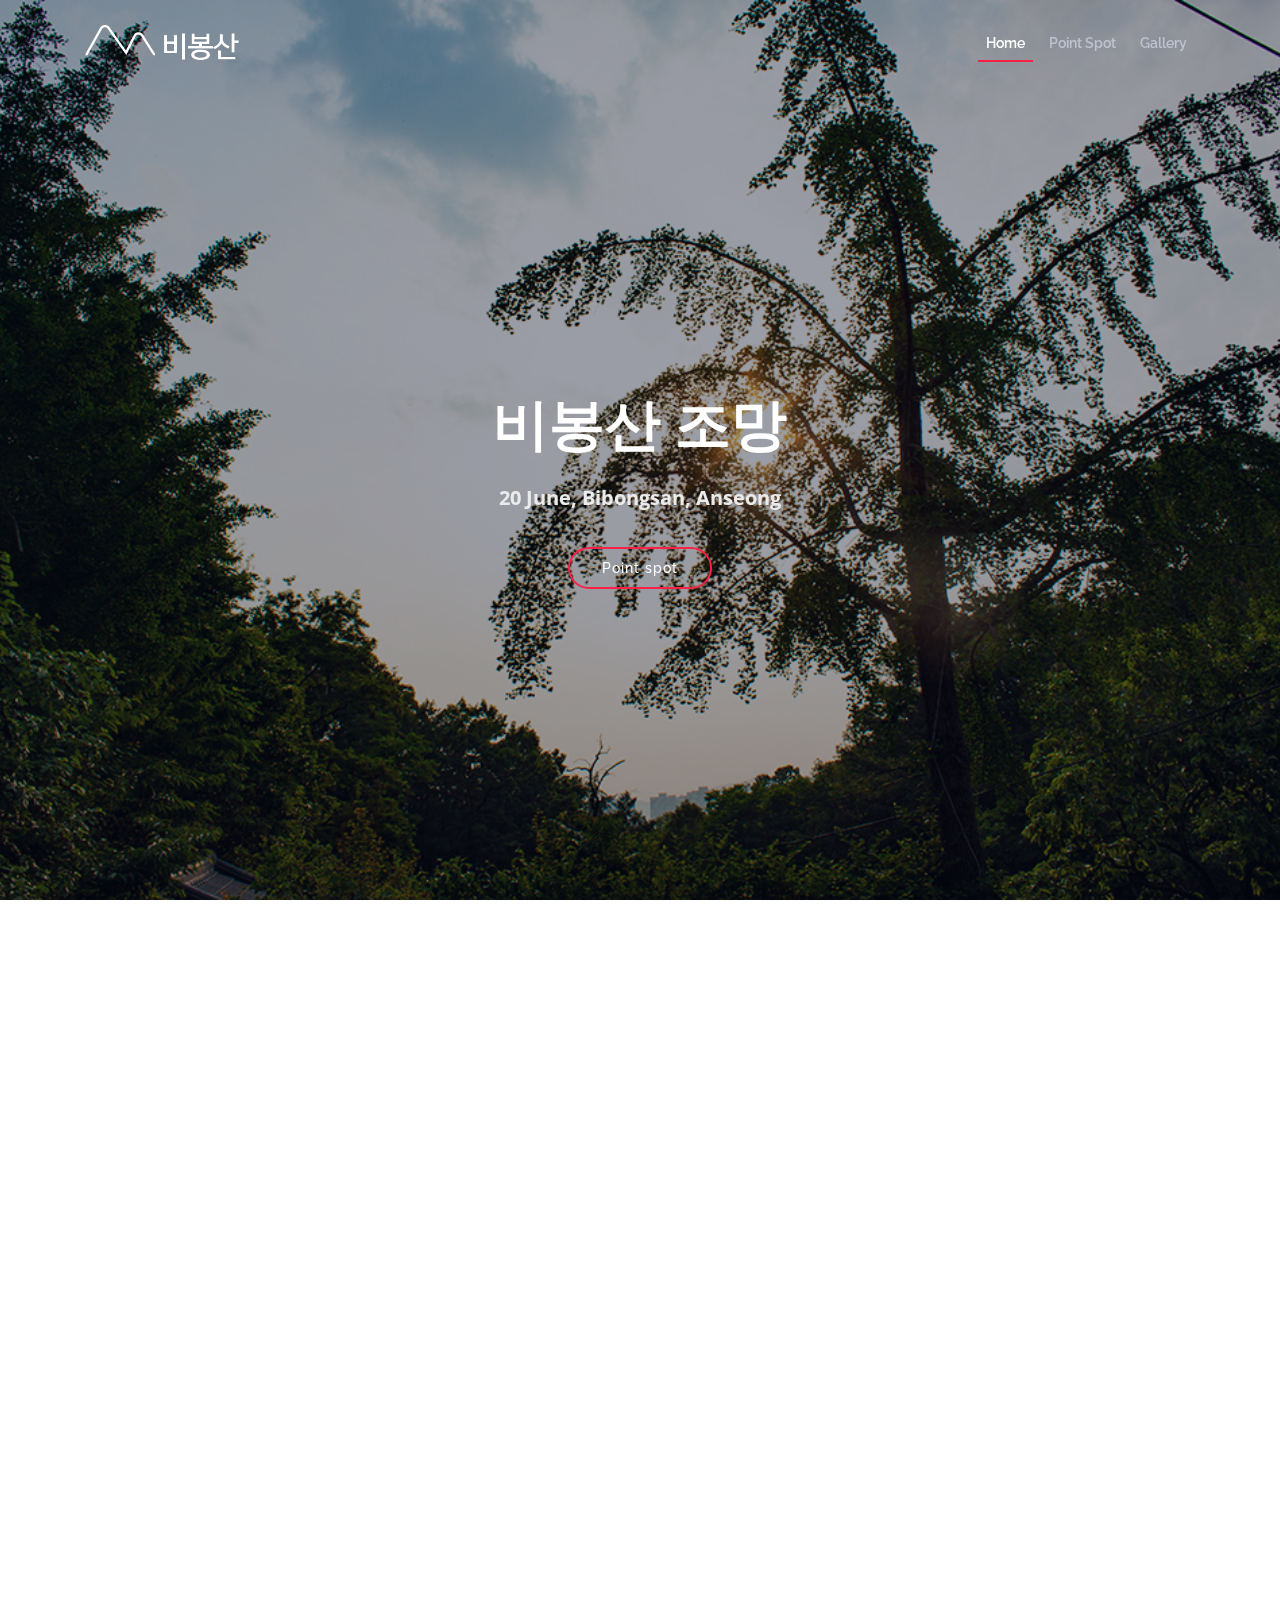
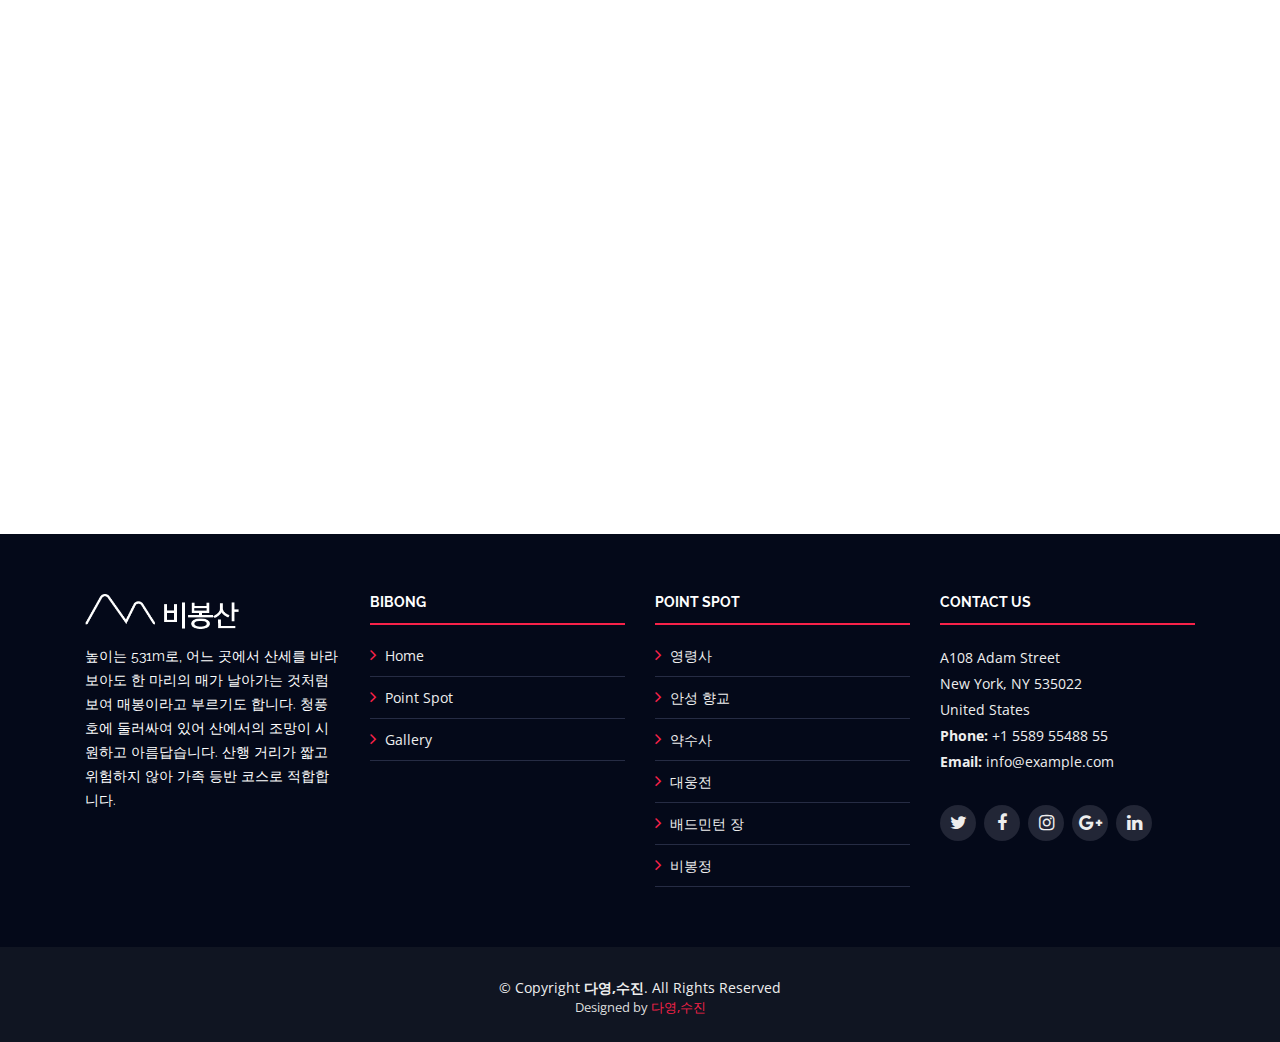
<file: index.html>
<!DOCTYPE html>
<html lang="en">

<head>
  <meta charset="utf-8">
  <meta content="width=device-width, initial-scale=1.0" name="viewport">

  <title>비봉산 조망</title>
  <meta content="" name="descriptison">
  <meta content="" name="keywords">

  <!-- Favicons -->
  <link href="assets/img/favicon.png" rel="icon">
  <link href="assets/img/apple-touch-icon.png" rel="apple-touch-icon">

  <!-- Google Fonts -->
  <link href="https://fonts.googleapis.com/css?family=Open+Sans:300,300i,400,400i,700,700i|Raleway:300,400,500,700,800" rel="stylesheet">

  <!-- Vendor CSS Files -->
  <link href="assets/vendor/bootstrap/css/bootstrap.min.css" rel="stylesheet">
  <link href="assets/vendor/venobox/venobox.css" rel="stylesheet">
  <link href="assets/vendor/font-awesome/css/font-awesome.min.css" rel="stylesheet">
  <link href="assets/vendor/owl.carousel/assets/owl.carousel.min.css" rel="stylesheet">
  <link href="assets/vendor/aos/aos.css" rel="stylesheet">

  <!-- Template Main CSS File -->
  <link href="assets/css/style.css" rel="stylesheet">

  <!-- =======================================================
  * Template Name: TheEvent - v2.2.0
  * Template URL: https://bootstrapmade.com/theevent-conference-event-bootstrap-template/
  * Author: BootstrapMade.com
  * License: https://bootstrapmade.com/license/
  ======================================================== -->
</head>

<body>

  <!-- ======= Header ======= -->
  <header id="header">
    <div class="container">

      <div id="logo" class="pull-left">
        <!-- Uncomment below if you prefer to use a text logo -->
        <!-- <h1><a href="#intro">The<span>Event</span></a></h1>-->
        <a href="index.html" class="scrollto"><img src="assets/img/logo.png" alt="" title=""></a>
      </div>

      <nav id="nav-menu-container">
        <ul class="nav-menu">
          <li class="menu-active"><a href="index.html">Home</a></li>
          <li><a href="#speakers">Point Spot</a></li>
          <li><a href="#gallery">Gallery</a></li>
      </nav><!-- #nav-menu-container -->
    </div>
  </header><!-- End Header -->

  <!-- ======= Intro Section ======= -->
  <section id="intro">
    <div class="intro-container" data-aos="zoom-in" data-aos-delay="100">
      <h1 class="mb-4 pb-0">비봉산 조망</h1>
      <p class="mb-4 pb-0">20 June, Bibongsan, Anseong</p>
      <a href="#about" class="about-btn scrollto">Point spot</a>
    </div>
  </section><!-- End Intro Section -->

  <main id="main">


    <!-- ======= Speakers Section ======= -->
    <section id="speakers">
      <div class="container" data-aos="fade-up">
        <div class="section-header">
          <h2>Point spot</h2>
        </div>

        <div class="row">
          <div class="col-lg-4 col-md-6">
            <div class="speaker" data-aos="fade-up" data-aos-delay="100">
              <img src="assets/img/speakers/1.jpg" alt="Speaker 1" class="img-fluid">
              <div class="details">
                <h3><a href="speaker-details.html">영령사</a></h3>
                <p>경기 안성시 향교길 60</p>
                  <div class="social">
                  <a href=""></i></a>
                  <a href=""></i></a>
                  <a href=""></i></a>
                  <a href=""></i></a>
                </div>
              </div>
            </div>
          </div>
          <div class="col-lg-4 col-md-6">
            <div class="speaker" data-aos="fade-up" data-aos-delay="200">
              <img src="assets/img/speakers/2.jpg" alt="Speaker 2" class="img-fluid">
              <div class="details">
                <h3><a href="speaker-details.html">안성 향교</a></h3>
                <p>경기 안성시 명륜동</p>
                <div class="social">
                  <a href=""></i></a>
                  <a href=""></i></a>
                  <a href=""></i></a>
                  <a href=""></i></a>
                </div>
              </div>
            </div>
          </div>
          <div class="col-lg-4 col-md-6">
            <div class="speaker" data-aos="fade-up" data-aos-delay="300">
              <img src="assets/img/speakers/3.jpg" alt="Speaker 3" class="img-fluid">
              <div class="details">
                <h3><a href="speaker-details.html">약수사</a></h3>
                <p>경기 안성시 향교길 144</p>
                <div class="social">
                  <a href=""></a>
                  <a href=""></i></a>
                  <a href=""></i></a>
                  <a href=""></i></a>
                </div>
              </div>
            </div>
          </div>
          <div class="col-lg-4 col-md-6">
            <div class="speaker" data-aos="fade-up" data-aos-delay="100">
              <img src="assets/img/speakers/4.jpg" alt="Speaker 4" class="img-fluid">
              <div class="details">
                <h3><a href="speaker-details.html">대웅전</a></h3>
                <p>경기 안성시 향교길 144</p>
                <div class="social">
                  <a href=""></i></a>
                  <a href=""></i></a>
                  <a href=""></i></a>
                  <a href=""></i></a>
                </div>
              </div>
            </div>
          </div>
          <div class="col-lg-4 col-md-6">
            <div class="speaker" data-aos="fade-up" data-aos-delay="200">
              <img src="assets/img/speakers/5.jpg" alt="Speaker 5" class="img-fluid">
              <div class="details">
                <h3><a href="speaker-details.html">배드민턴 장</a></h3>
                <p>비봉산 배드민턴 장</p>
                <div class="social">
                  <a href=""></i></a>
                  <a href=""></i></a>
                  <a href=""></i></a>
                  <a href=""></i></a>
                </div>
              </div>
            </div>
          </div>
          <div class="col-lg-4 col-md-6">
            <div class="speaker" data-aos="fade-up" data-aos-delay="300">
              <img src="assets/img/speakers/6.jpg" alt="Speaker 6" class="img-fluid">
              <div class="details">
                <h3><a href="speaker-details.html">비봉정</a></h3>
                <p>Non autem dicta</p>
                <div class="social">
                  <a href=""></i></a>
                  <a href=""></i></a>
                  <a href=""></i></a>
                  <a href=""></i></a>
                </div>
              </div>
            </div>
          </div>
        </div>
      </div>

    </section><!-- End Speakers Section -->

    


    <!-- ======= Gallery Section ======= -->
    <section id="gallery">

      <div class="container" data-aos="fade-up">
        <div class="section-header">
          <h2>Gallery</h2>
          <p>Check our gallery from the recent events</p>
        </div>
      </div>

      <div class="owl-carousel gallery-carousel" data-aos="fade-up" data-aos-delay="100">
        <a href="assets/img/gallery/1.jpg" class="venobox" data-gall="gallery-carousel"><img src="assets/img/gallery/1.jpg" alt=""></a>
        <a href="assets/img/gallery/2.jpg" class="venobox" data-gall="gallery-carousel"><img src="assets/img/gallery/2.jpg" alt=""></a>
        <a href="assets/img/gallery/3.jpg" class="venobox" data-gall="gallery-carousel"><img src="assets/img/gallery/3.jpg" alt=""></a>
        <a href="assets/img/gallery/4.jpg" class="venobox" data-gall="gallery-carousel"><img src="assets/img/gallery/4.jpg" alt=""></a>
        <a href="assets/img/gallery/5.jpg" class="venobox" data-gall="gallery-carousel"><img src="assets/img/gallery/5.jpg" alt=""></a>
        <a href="assets/img/gallery/6.jpg" class="venobox" data-gall="gallery-carousel"><img src="assets/img/gallery/6.jpg" alt=""></a>
        <a href="assets/img/gallery/7.jpg" class="venobox" data-gall="gallery-carousel"><img src="assets/img/gallery/7.jpg" alt=""></a>
        <a href="assets/img/gallery/8.jpg" class="venobox" data-gall="gallery-carousel"><img src="assets/img/gallery/8.jpg" alt=""></a>
        <a href="assets/img/gallery/.jpg" class="venobox" data-gall="gallery-carousel"><img src="assets/img/gallery/9.jpg" alt=""></a>
        <a href="assets/img/gallery/.jpg" class="venobox" data-gall="gallery-carousel"><img src="assets/img/gallery/10.jpg" alt=""></a>
        <a href="assets/img/gallery/.jpg" class="venobox" data-gall="gallery-carousel"><img src="assets/img/gallery/11.jpg" alt=""></a>
         <a href="assets/img/gallery/.jpg" class="venobox" data-gall="gallery-carousel"><img src="assets/img/gallery/12.jpg" alt=""></a>
 <a href="assets/img/gallery/.jpg" class="venobox" data-gall="gallery-carousel"><img src="assets/img/gallery/13.jpg" alt=""></a>
 <a href="assets/img/gallery/.jpg" class="venobox" data-gall="gallery-carousel"><img src="assets/img/gallery/14.jpg" alt=""></a>
 <a href="assets/img/gallery/.jpg" class="venobox" data-gall="gallery-carousel"><img src="assets/img/gallery/15.jpg" alt=""></a>
 <a href="assets/img/gallery/.jpg" class="venobox" data-gall="gallery-carousel"><img src="assets/img/gallery/16.jpg" alt=""></a>
 <a href="assets/img/gallery/.jpg" class="venobox" data-gall="gallery-carousel"><img src="assets/img/gallery/17.jpg" alt=""></a>
 <a href="assets/img/gallery/.jpg" class="venobox" data-gall="gallery-carousel"><img src="assets/img/gallery/18.jpg" alt=""></a>
 <a href="assets/img/gallery/.jpg" class="venobox" data-gall="gallery-carousel"><img src="assets/img/gallery/19.jpg" alt=""></a>
 <a href="assets/img/gallery/.jpg" class="venobox" data-gall="gallery-carousel"><img src="assets/img/gallery/20.jpg" alt=""></a>
 <a href="assets/img/gallery/.jpg" class="venobox" data-gall="gallery-carousel"><img src="assets/img/gallery/21.jpg" alt=""></a>
 <a href="assets/img/gallery/.jpg" class="venobox" data-gall="gallery-carousel"><img src="assets/img/gallery/22.jpg" alt=""></a>
 <a href="assets/img/gallery/.jpg" class="venobox" data-gall="gallery-carousel"><img src="assets/img/gallery/23.jpg" alt=""></a>
 <a href="assets/img/gallery/.jpg" class="venobox" data-gall="gallery-carousel"><img src="assets/img/gallery/24.jpg" alt=""></a>
 <a href="assets/img/gallery/.jpg" class="venobox" data-gall="gallery-carousel"><img src="assets/img/gallery/25.jpg" alt=""></a>
 <a href="assets/img/gallery/.jpg" class="venobox" data-gall="gallery-carousel"><img src="assets/img/gallery/26.jpg" alt=""></a>
 <a href="assets/img/gallery/.jpg" class="venobox" data-gall="gallery-carousel"><img src="assets/img/gallery/27.jpg" alt=""></a>





    </section><!-- End Gallery Section -->



  <!-- ======= Footer ======= -->
  <footer id="footer">
    <div class="footer-top">
      <div class="container">
        <div class="row">

          <div class="col-lg-3 col-md-6 footer-info">
            <img src="assets/img/logo.png" alt="TheEvenet">
            <p>높이는 531m로, 어느 곳에서 산세를 바라보아도 한 마리의 매가 날아가는 것처럼 보여 매봉이라고 부르기도 합니다. 청풍호에 둘러싸여 있어 산에서의 조망이 시원하고 아름답습니다. 산행 거리가 짧고 위험하지 않아 가족 등반 코스로 적합합니다.</p>
          </div>

          <div class="col-lg-3 col-md-6 footer-links">
            <h4>bibong</h4>
            <ul>
              <li><i class="fa fa-angle-right"></i> <a href="#">Home</a></li>
              <li><i class="fa fa-angle-right"></i> <a href="#">Point Spot</a></li>
              <li><i class="fa fa-angle-right"></i> <a href="#">Gallery</a></li>
            </ul>
          </div>

          <div class="col-lg-3 col-md-6 footer-links">
            <h4>Point Spot</h4>
            <ul>
              <li><i class="fa fa-angle-right"></i> <a href="#">영령사</a></li>
              <li><i class="fa fa-angle-right"></i> <a href="#">안성 향교</a></li>
              <li><i class="fa fa-angle-right"></i> <a href="#">약수사</a></li>
              <li><i class="fa fa-angle-right"></i> <a href="#">대웅전</a></li>
              <li><i class="fa fa-angle-right"></i> <a href="#">배드민턴 장</a></li>
              <li><i class="fa fa-angle-right"></i> <a href="#">비봉정</a></li>
            </ul>
          </div>

          <div class="col-lg-3 col-md-6 footer-contact">
            <h4>Contact Us</h4>
            <p>
              A108 Adam Street <br>
              New York, NY 535022<br>
              United States <br>
              <strong>Phone:</strong> +1 5589 55488 55<br>
              <strong>Email:</strong> info@example.com<br>
            </p>

            <div class="social-links">
              <a href="#" class="twitter"><i class="fa fa-twitter"></i></a>
              <a href="#" class="facebook"><i class="fa fa-facebook"></i></a>
              <a href="#" class="instagram"><i class="fa fa-instagram"></i></a>
              <a href="#" class="google-plus"><i class="fa fa-google-plus"></i></a>
              <a href="#" class="linkedin"><i class="fa fa-linkedin"></i></a>
            </div>

          </div>

        </div>
      </div>
    </div>

    <div class="container">
      <div class="copyright">
        &copy; Copyright <strong>다영,수진</strong>. All Rights Reserved
      </div>
      <div class="credits">
        <!--
        All the links in the footer should remain intact.
        You can delete the links only if you purchased the pro version.
        Licensing information: https://bootstrapmade.com/license/
        Purchase the pro version with working PHP/AJAX contact form: https://bootstrapmade.com/buy/?theme=TheEvent
      -->
        Designed by <a href="https://bootstrapmade.com/">다영,수진</a>
      </div>
    </div>
  </footer><!-- End  Footer -->

  <a href="#" class="back-to-top"><i class="fa fa-angle-up"></i></a>

  <!-- Vendor JS Files -->
  <script src="assets/vendor/jquery/jquery.min.js"></script>
  <script src="assets/vendor/bootstrap/js/bootstrap.bundle.min.js"></script>
  <script src="assets/vendor/jquery.easing/jquery.easing.min.js"></script>
  <script src="assets/vendor/php-email-form/validate.js"></script>
  <script src="assets/vendor/venobox/venobox.min.js"></script>
  <script src="assets/vendor/owl.carousel/owl.carousel.min.js"></script>
  <script src="assets/vendor/superfish/superfish.min.js"></script>
  <script src="assets/vendor/hoverIntent/hoverIntent.js"></script>
  <script src="assets/vendor/aos/aos.js"></script>

  <!-- Template Main JS File -->
  <script src="assets/js/main.js"></script>

</body>

</html>
</file>
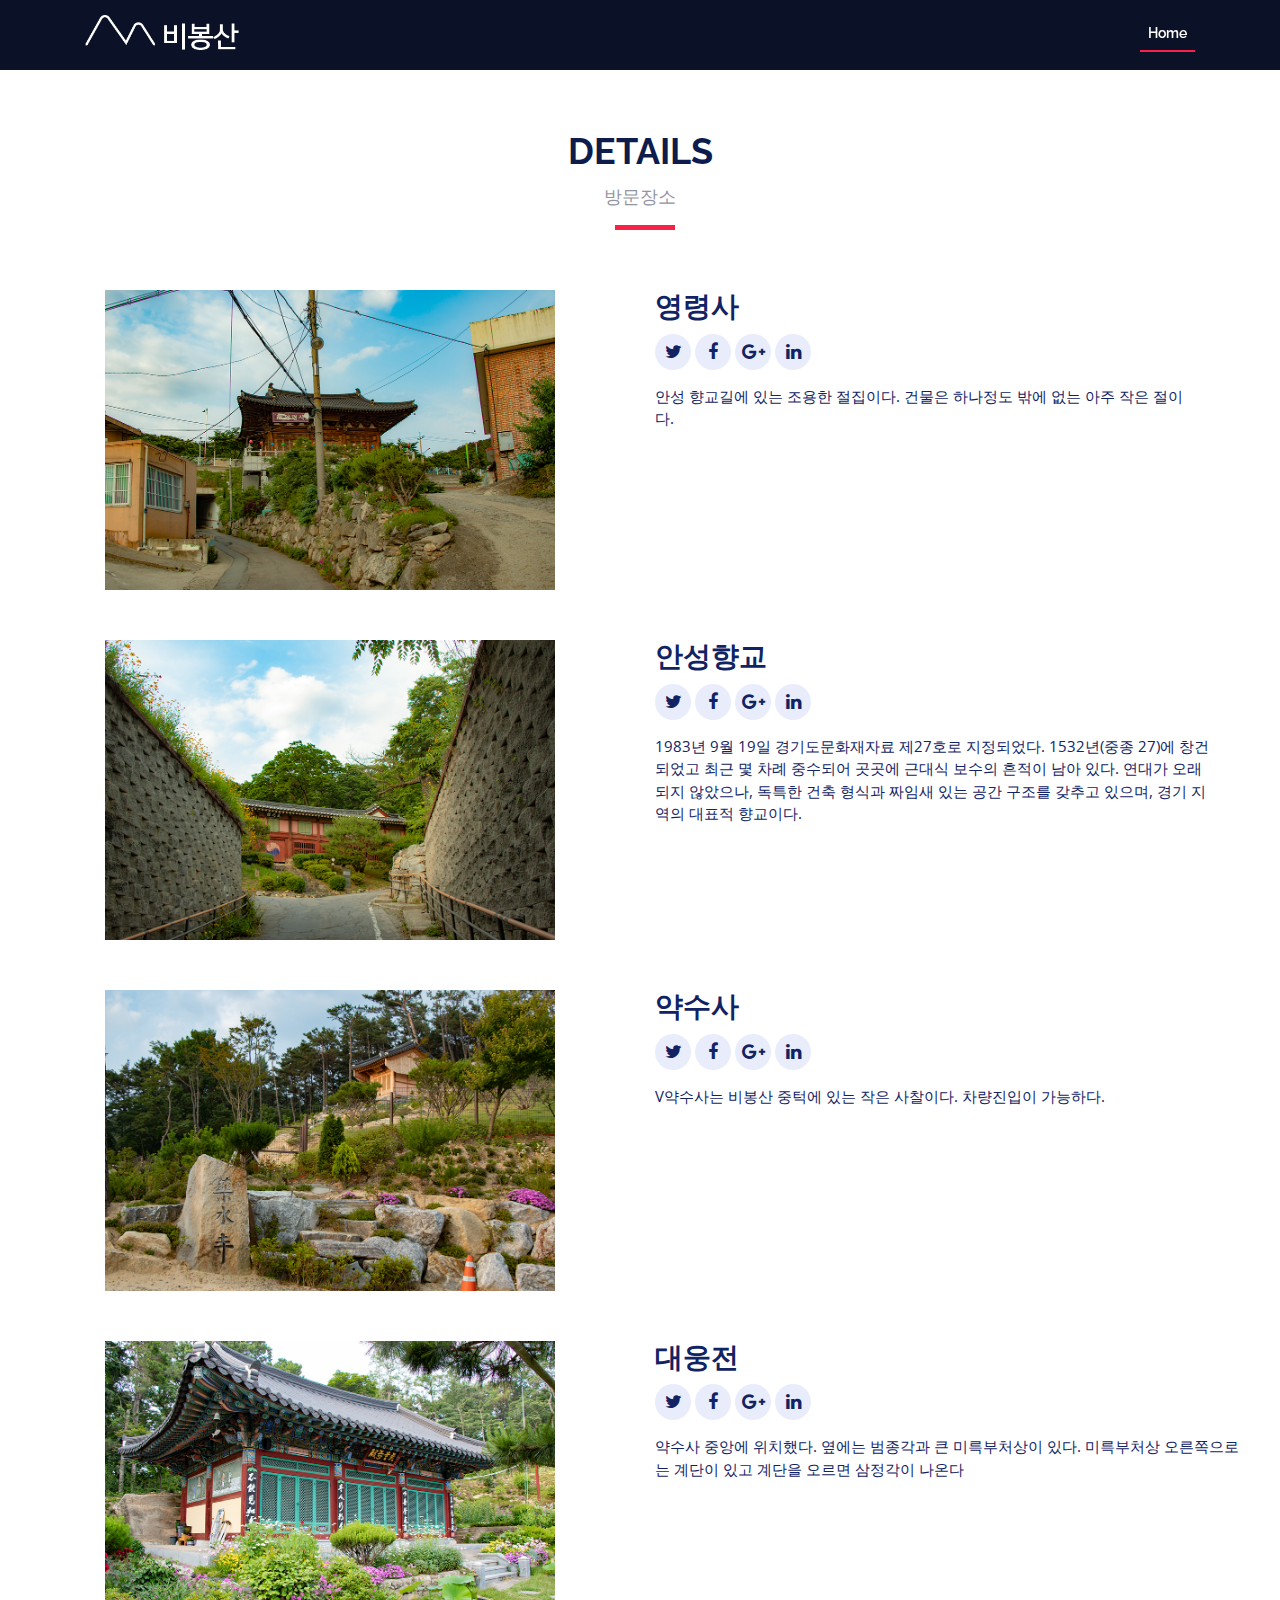
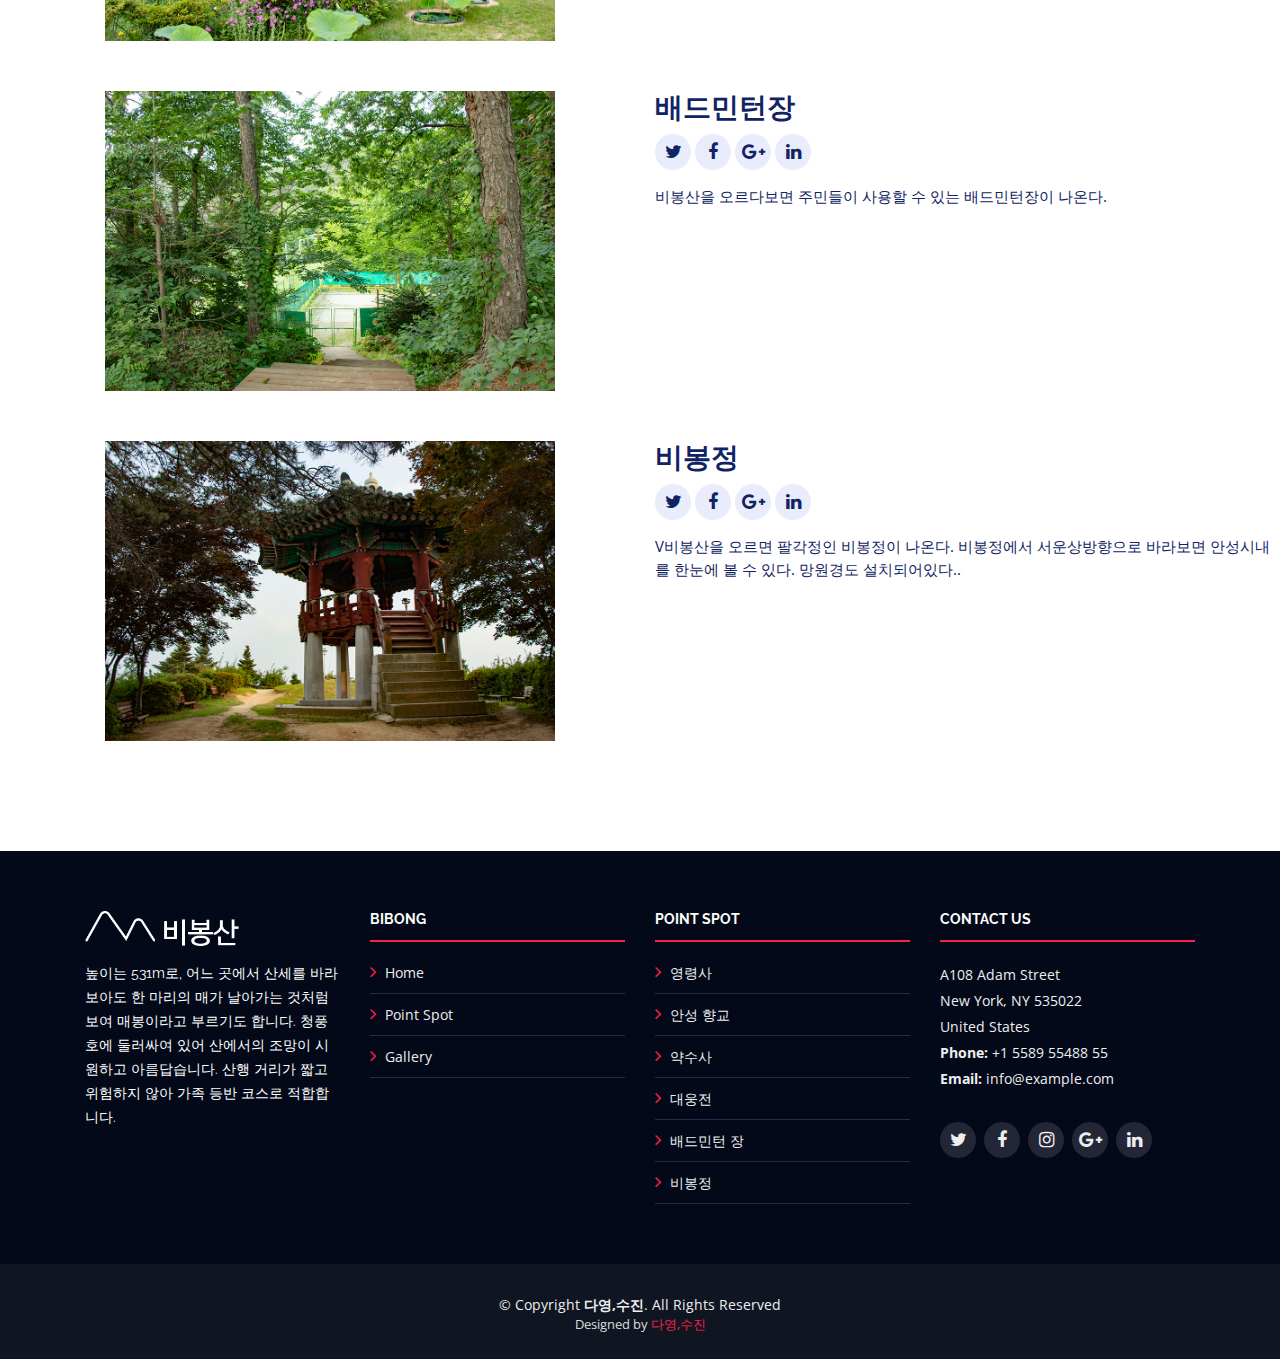
<file: speaker-details.html>
<!DOCTYPE html>
<html lang="en">

<head>
  <meta charset="utf-8">
  <meta content="width=device-width, initial-scale=1.0" name="viewport">

  <title>TheEvent Bootstrap Template - Speaker Details</title>
  <meta content="" name="descriptison">
  <meta content="" name="keywords">

  <!-- Favicons -->
  <link href="assets/img/favicon.png" rel="icon">
  <link href="assets/img/apple-touch-icon.png" rel="apple-touch-icon">

  <!-- Google Fonts -->
  <link href="https://fonts.googleapis.com/css?family=Open+Sans:300,300i,400,400i,700,700i|Raleway:300,400,500,700,800" rel="stylesheet">

  <!-- Vendor CSS Files -->
  <link href="assets/vendor/bootstrap/css/bootstrap.min.css" rel="stylesheet">
  <link href="assets/vendor/venobox/venobox.css" rel="stylesheet">
  <link href="assets/vendor/font-awesome/css/font-awesome.min.css" rel="stylesheet">
  <link href="assets/vendor/owl.carousel/assets/owl.carousel.min.css" rel="stylesheet">
  <link href="assets/vendor/aos/aos.css" rel="stylesheet">

  <!-- Template Main CSS File -->
  <link href="assets/css/style.css" rel="stylesheet">

  <!-- =======================================================
  * Template Name: TheEvent - v2.2.0
  * Template URL: https://bootstrapmade.com/theevent-conference-event-bootstrap-template/
  * Author: BootstrapMade.com
  * License: https://bootstrapmade.com/license/
  ======================================================== -->
</head>

<body>

  <!-- ======= Header ======= -->
  <header id="header" class="header-fixed">
    <div class="container">

      <div id="logo" class="pull-left">
        <!-- Uncomment below if you prefer to use a text logo -->
        <!-- <h1><a href="#intro">The<span>Event</span></a></h1>-->
        <a href="index.html" class="scrollto"><img src="assets/img/logo.png" alt="" title=""></a>
      </div>

      <nav id="nav-menu-container">
        <ul class="nav-menu">
          <li class="menu-active"><a href="index.html">Home</a></li>
        </ul>
      </nav><!-- #nav-menu-container -->
    </div>
  </header><!-- End Header -->

  <main id="main" class="main-page">

    <!-- ======= Speaker Details Sectionn ======= -->
    <section id="speakers-details">
      <div class="container">
        <div class="section-header">
          <h2>Details</h2>
          <p>방문장소</p>
        </div>

        <div class="row">
          <div class="col-md-6">
            <img src="assets/img/speakers/1.jpg" alt="Speaker 1" class="img-fluid" id="iii">
          </div>

          <div class="col-md-6">
            <div class="details">
              <h2>영령사</h2>
              <div class="social">
                <a href=""><i class="fa fa-twitter"></i></a>
                <a href=""><i class="fa fa-facebook"></i></a>
                <a href=""><i class="fa fa-google-plus"></i></a>
                <a href=""><i class="fa fa-linkedin"></i></a>
              </div>
              <p>안성 향교길에 있는 조용한 절집이다. 건물은 하나정도 밖에 없는 아주 작은 절이다.</p>
            </div>
          </div>
          <div class="row">
          <div class="col-md-6">
            <img src="assets/img/speakers/2.jpg" alt="Speaker 1" class="img-fluid" id="iii1">
          </div>

          <div class="col-md-6">
            <div class="details">
              <h2>안성향교</h2>
              <div class="social">
                <a href=""><i class="fa fa-twitter"></i></a>
                <a href=""><i class="fa fa-facebook"></i></a>
                <a href=""><i class="fa fa-google-plus"></i></a>
                <a href=""><i class="fa fa-linkedin"></i></a>
              </div>
              <p>1983년 9월 19일 경기도문화재자료 제27호로 지정되었다. 1532년(중종 27)에 창건되었고 최근 몇 차례 중수되어 곳곳에 근대식 보수의 흔적이 남아 있다. 연대가 오래 되지 않았으나, 독특한 건축 형식과 짜임새 있는 공간 구조를 갖추고 있으며, 경기 지역의 대표적 향교이다.</p>
            </div>
          </div>
 <div class="row">
          <div class="col-md-6">
            <img src="assets/img/speakers/3.jpg" alt="Speaker 1" class="img-fluid" id="iii2">
          </div>

          <div class="col-md-6">
            <div class="details">
              <h2>약수사</h2>
              <div class="social">
                <a href=""><i class="fa fa-twitter"></i></a>
                <a href=""><i class="fa fa-facebook"></i></a>
                <a href=""><i class="fa fa-google-plus"></i></a>
                <a href=""><i class="fa fa-linkedin"></i></a>
              </div>
              <p>V약수사는 비봉산 중턱에 있는 작은 사찰이다. 차량진입이 가능하다.</p>
            </div>
          </div>
 <div class="row">
          <div class="col-md-6">
            <img src="assets/img/speakers/4.jpg" alt="Speaker 1" class="img-fluid" id="iii3">
          </div>

          <div class="col-md-6">
            <div class="details">
              <h2>대웅전</h2>
              <div class="social">
                <a href=""><i class="fa fa-twitter"></i></a>
                <a href=""><i class="fa fa-facebook"></i></a>
                <a href=""><i class="fa fa-google-plus"></i></a>
                <a href=""><i class="fa fa-linkedin"></i></a>
              </div>
              <p>약수사 중앙에 위치했다. 옆에는 범종각과 큰 미륵부처상이 있다. 미륵부처상 오른쪽으로는 계단이 있고 계단을 오르면 삼정각이 나온다</p>
            </div>
          </div>
 <div class="row">
          <div class="col-md-6">
            <img src="assets/img/speakers/5.jpg" alt="Speaker 1" class="img-fluid" id="iii4">
          </div>

          <div class="col-md-6">
            <div class="details">
              <h2>배드민턴장</h2>
              <div class="social">
                <a href=""><i class="fa fa-twitter"></i></a>
                <a href=""><i class="fa fa-facebook"></i></a>
                <a href=""><i class="fa fa-google-plus"></i></a>
                <a href=""><i class="fa fa-linkedin"></i></a>
              </div>
              <p>비봉산을 오르다보면 주민들이 사용할 수 있는 배드민턴장이 나온다. </p>
            </div>
          </div>
 <div class="row">
          <div class="col-md-6">
            <img src="assets/img/speakers/6.jpg" alt="Speaker 1" class="img-fluid" id="iii5">
          </div>

          <div class="col-md-6">
            <div class="details">
              <h2>비봉정</h2>
              <div class="social">
                <a href=""><i class="fa fa-twitter"></i></a>
                <a href=""><i class="fa fa-facebook"></i></a>
                <a href=""><i class="fa fa-google-plus"></i></a>
                <a href=""><i class="fa fa-linkedin"></i></a>
              </div>
              <p>V비봉산을 오르면 팔각정인 비봉정이 나온다. 비봉정에서 서운상방향으로 바라보면 안성시내를 한눈에 볼 수 있다. 망원경도 설치되어있다..</p>
            </div>
          </div>

        </div>
      </div>

    </section>

  </main><!-- End #main -->

  <!-- ======= Footer ======= -->
  <footer id="footer">
    <div class="footer-top">
      <div class="container">
        <div class="row">

          <div class="col-lg-3 col-md-6 footer-info">
            <img src="assets/img/logo.png" alt="TheEvenet">
            <p>높이는 531m로, 어느 곳에서 산세를 바라보아도 한 마리의 매가 날아가는 것처럼 보여 매봉이라고 부르기도 합니다. 청풍호에 둘러싸여 있어 산에서의 조망이 시원하고 아름답습니다. 산행 거리가 짧고 위험하지 않아 가족 등반 코스로 적합합니다.</p>
          </div>

          <div class="col-lg-3 col-md-6 footer-links">
            <h4>bibong</h4>
            <ul>
              <li><i class="fa fa-angle-right"></i> <a href="#">Home</a></li>
              <li><i class="fa fa-angle-right"></i> <a href="#">Point Spot</a></li>
              <li><i class="fa fa-angle-right"></i> <a href="#">Gallery</a></li>
            </ul>
          </div>

          <div class="col-lg-3 col-md-6 footer-links">
            <h4>Point Spot</h4>
            <ul>
              <li><i class="fa fa-angle-right"></i> <a href="#">영령사</a></li>
              <li><i class="fa fa-angle-right"></i> <a href="#">안성 향교</a></li>
              <li><i class="fa fa-angle-right"></i> <a href="#">약수사</a></li>
              <li><i class="fa fa-angle-right"></i> <a href="#">대웅전</a></li>
              <li><i class="fa fa-angle-right"></i> <a href="#">배드민턴 장</a></li>
              <li><i class="fa fa-angle-right"></i> <a href="#">비봉정</a></li>
            </ul>
          </div>

          <div class="col-lg-3 col-md-6 footer-contact">
            <h4>Contact Us</h4>
            <p>
              A108 Adam Street <br>
              New York, NY 535022<br>
              United States <br>
              <strong>Phone:</strong> +1 5589 55488 55<br>
              <strong>Email:</strong> info@example.com<br>
            </p>

            <div class="social-links">
              <a href="#" class="twitter"><i class="fa fa-twitter"></i></a>
              <a href="#" class="facebook"><i class="fa fa-facebook"></i></a>
              <a href="#" class="instagram"><i class="fa fa-instagram"></i></a>
              <a href="#" class="google-plus"><i class="fa fa-google-plus"></i></a>
              <a href="#" class="linkedin"><i class="fa fa-linkedin"></i></a>
            </div>

          </div>

        </div>
      </div>
    </div>

    <div class="container">
      <div class="copyright">
        &copy; Copyright <strong>다영,수진</strong>. All Rights Reserved
      </div>
      <div class="credits">
        <!--
        All the links in the footer should remain intact.
        You can delete the links only if you purchased the pro version.
        Licensing information: https://bootstrapmade.com/license/
        Purchase the pro version with working PHP/AJAX contact form: https://bootstrapmade.com/buy/?theme=TheEvent
      -->
        Designed by <a href="https://bootstrapmade.com/">다영,수진</a>
      </div>
    </div>
  </footer><!-- End  Footer -->

  <a href="#" class="back-to-top"><i class="fa fa-angle-up"></i></a>

  <!-- Vendor JS Files -->
  <script src="assets/vendor/jquery/jquery.min.js"></script>
  <script src="assets/vendor/bootstrap/js/bootstrap.bundle.min.js"></script>
  <script src="assets/vendor/jquery.easing/jquery.easing.min.js"></script>
  <script src="assets/vendor/php-email-form/validate.js"></script>
  <script src="assets/vendor/venobox/venobox.min.js"></script>
  <script src="assets/vendor/owl.carousel/owl.carousel.min.js"></script>
  <script src="assets/vendor/superfish/superfish.min.js"></script>
  <script src="assets/vendor/hoverIntent/hoverIntent.js"></script>
  <script src="assets/vendor/aos/aos.js"></script>

  <!-- Template Main JS File -->
  <script src="assets/js/main.js"></script>

</body>

</html>
</file>
<file: assets/vendor/venobox/venobox.css>
/* ------ venobox.css --------*/
.vbox-overlay *, .vbox-overlay *:before, .vbox-overlay *:after{
    -webkit-backface-visibility: hidden;
    -webkit-box-sizing:border-box;
    -moz-box-sizing:border-box;
    box-sizing:border-box;
}
.vbox-overlay * { 
    -webkit-backface-visibility: visible;
    backface-visibility: visible;
}
.vbox-overlay{
    display: -webkit-flex;
    display: flex;
    -webkit-flex-direction: column;
    flex-direction: column;
    -webkit-justify-content: center;
    justify-content: center;
    -webkit-align-items: center;
    align-items: center;
    position: fixed;
    left: 0;
    top: 0;
    bottom: 0;
    right: 0;
    z-index: 999999;
}

/* ----- navigation ----- */
.vbox-title{
    width: 100%;
    height: 40px;
    float: left;
    text-align: center;
    line-height: 28px;
    font-size: 12px;
    padding: 6px 50px;
    overflow: hidden;
    position: fixed;
    display: none;
    left: 0;
    z-index: 89;
}
.vbox-close{
    cursor: pointer;
    position: fixed;
    top: -1px;
    right: 0;
    width: 50px;
    height: 40px;
    padding: 6px;
    display: block;
    background-position:10px center;
    overflow: hidden;
    font-size: 24px;
    line-height: 1;
    text-align: center;
    z-index: 99;
}
.vbox-left{
    cursor: pointer;
    position: fixed;
    left: 0;
    height: 40px;
    overflow: hidden;
    line-height: 28px;
    font-size: 12px;
    z-index: 99;
    display: flex;
    align-items:center;
}
.vbox-num{
    display: inline-block;
    margin: 6px 0 6px 15px;
}
/* ----- Social share ----- */
.vbox-share{
    line-height: 28px;
    font-size: 12px;
    overflow: hidden;
    position: fixed;
    left: 0;
    z-index: 98;
    display: flex;
    align-items:center;
    justify-content: center;
    width: 100%;
    text-align: center;
}
.vbox-share svg{
    max-height: 28px;
    width: 28px;
    z-index: 10;
    margin-left: 12px;
    margin-top: 6px;
    margin-bottom: 6px;
    vertical-align: middle;
}


/* ----- navigation ARROWS ----- */
.vbox-next, .vbox-prev{
    position: fixed;
    top: 50%;
    margin-top: -15px;
    overflow: hidden;
    cursor: pointer;
    display: block;
    width: 45px;
    height: 45px;
    z-index: 99;
}
.vbox-next span, .vbox-prev span{
    position: relative;
    width: 20px;
    height: 20px;
    border: 2px solid transparent;
    border-top-color: #B6B6B6;
    border-right-color: #B6B6B6;
    text-indent: -100px;
    position: absolute;
    top: 8px;
    display: block;
}
.vbox-prev{
    left: 15px;
}
.vbox-next{
    right: 15px;
}
.vbox-prev span{
    left: 10px;
    -ms-transform: rotate(-135deg);
    -webkit-transform: rotate(-135deg);
    transform: rotate(-135deg);
}
.vbox-next span{
    -ms-transform: rotate(45deg);
    -webkit-transform: rotate(45deg);
    transform: rotate(45deg);
    right: 10px;
}
/* ------- inline window ------ */
.vbox-inline{
    width: 420px;
    height: 315px;
    height: 70vh;
    padding: 10px;
    background: #fff;
    margin: 0 auto;
    overflow: auto;
    text-align: left;
}
/* ------- Video & iFrames window ------ */
.venoframe{
    max-width: 100%;
    width: 100%;
    border: none;
    width: 100%;
    height: 260px;
    height: 70vh;
}
.venoframe.vbvid{
    height: 260px;
}
@media (min-width: 768px) {
    .venoframe, .vbox-inline{
        width: 90%;
        height: 360px;
        height: 70vh;
    }
    .venoframe.vbvid{
        width: 640px;
        height: 360px;
    }
}
@media (min-width: 992px) {
    .venoframe, .vbox-inline{
        max-width: 1200px;
        width: 80%;
        height: 540px;
        height: 70vh;
    }
    .venoframe.vbvid{
        width: 960px;
        height: 540px;
    }
}
/* 
Please do NOT edit this part! 
or at least read this note: http://i.imgur.com/7C0ws9e.gif
*/
.vbox-open{
    overflow: hidden;
}
.vbox-container{
    position: absolute;
    left: 0;
    right: 0;
    top: 0;
    bottom: 0;
    overflow-x: hidden;
    overflow-y: scroll;
    overflow-scrolling: touch;
    -webkit-overflow-scrolling: touch;
    z-index: 20;
    max-height: 100%;

}

.vbox-content{
    text-align: center;
    float: left;
    width: 100%;
    position: relative;
    overflow: hidden;
    padding: 20px 4%;
}
.vbox-container img{
    max-width: 100%;
    height: auto;
}
.vbox-figlio{
    box-shadow: 0 0 12px rgba(0,0,0,0.19), 0 6px 6px rgba(0,0,0,0.23);
    max-width: 100%;
    text-align: initial;
}
img.vbox-figlio{
    -webkit-user-select: none;
-khtml-user-select: none;
-moz-user-select: none;
-o-user-select: none;
user-select: none;
}
.vbox-content.swipe-left{
    margin-left: -200px !important;
}
.vbox-content.swipe-right{
    margin-left: 200px !important;
}
.vbox-animated{
    webkit-transition: margin 300ms ease-out;
    transition: margin 300ms ease-out;
}

/* ---------- preloader ----------
 * SPINKIT 
 * http://tobiasahlin.com/spinkit/
-------------------------------- */
.sk-double-bounce,.sk-rotating-plane{width:40px;height:40px;margin:40px auto}.sk-rotating-plane{background-color:#333;-webkit-animation:sk-rotatePlane 1.2s infinite ease-in-out;animation:sk-rotatePlane 1.2s infinite ease-in-out}@-webkit-keyframes sk-rotatePlane{0%{-webkit-transform:perspective(120px) rotateX(0) rotateY(0);transform:perspective(120px) rotateX(0) rotateY(0)}50%{-webkit-transform:perspective(120px) rotateX(-180.1deg) rotateY(0);transform:perspective(120px) rotateX(-180.1deg) rotateY(0)}100%{-webkit-transform:perspective(120px) rotateX(-180deg) rotateY(-179.9deg);transform:perspective(120px) rotateX(-180deg) rotateY(-179.9deg)}}@keyframes sk-rotatePlane{0%{-webkit-transform:perspective(120px) rotateX(0) rotateY(0);transform:perspective(120px) rotateX(0) rotateY(0)}50%{-webkit-transform:perspective(120px) rotateX(-180.1deg) rotateY(0);transform:perspective(120px) rotateX(-180.1deg) rotateY(0)}100%{-webkit-transform:perspective(120px) rotateX(-180deg) rotateY(-179.9deg);transform:perspective(120px) rotateX(-180deg) rotateY(-179.9deg)}}.sk-double-bounce{position:relative}.sk-double-bounce .sk-child{width:100%;height:100%;border-radius:50%;background-color:#333;opacity:.6;position:absolute;top:0;left:0;-webkit-animation:sk-doubleBounce 2s infinite ease-in-out;animation:sk-doubleBounce 2s infinite ease-in-out}.sk-chasing-dots .sk-child,.sk-spinner-pulse,.sk-three-bounce .sk-child{background-color:#333;border-radius:100%}.sk-double-bounce .sk-double-bounce2{-webkit-animation-delay:-1s;animation-delay:-1s}@-webkit-keyframes sk-doubleBounce{0%,100%{-webkit-transform:scale(0);transform:scale(0)}50%{-webkit-transform:scale(1);transform:scale(1)}}@keyframes sk-doubleBounce{0%,100%{-webkit-transform:scale(0);transform:scale(0)}50%{-webkit-transform:scale(1);transform:scale(1)}}.sk-wave{margin:40px auto;width:50px;height:40px;text-align:center;font-size:10px}.sk-wave .sk-rect{background-color:#333;height:100%;width:6px;display:inline-block;-webkit-animation:sk-waveStretchDelay 1.2s infinite ease-in-out;animation:sk-waveStretchDelay 1.2s infinite ease-in-out}.sk-wave .sk-rect1{-webkit-animation-delay:-1.2s;animation-delay:-1.2s}.sk-wave .sk-rect2{-webkit-animation-delay:-1.1s;animation-delay:-1.1s}.sk-wave .sk-rect3{-webkit-animation-delay:-1s;animation-delay:-1s}.sk-wave .sk-rect4{-webkit-animation-delay:-.9s;animation-delay:-.9s}.sk-wave .sk-rect5{-webkit-animation-delay:-.8s;animation-delay:-.8s}@-webkit-keyframes sk-waveStretchDelay{0%,100%,40%{-webkit-transform:scaleY(.4);transform:scaleY(.4)}20%{-webkit-transform:scaleY(1);transform:scaleY(1)}}@keyframes sk-waveStretchDelay{0%,100%,40%{-webkit-transform:scaleY(.4);transform:scaleY(.4)}20%{-webkit-transform:scaleY(1);transform:scaleY(1)}}.sk-wandering-cubes{margin:40px auto;width:40px;height:40px;position:relative}.sk-wandering-cubes .sk-cube{background-color:#333;width:10px;height:10px;position:absolute;top:0;left:0;-webkit-animation:sk-wanderingCube 1.8s ease-in-out -1.8s infinite both;animation:sk-wanderingCube 1.8s ease-in-out -1.8s infinite both}.sk-chasing-dots,.sk-spinner-pulse{width:40px;height:40px;margin:40px auto}.sk-wandering-cubes .sk-cube2{-webkit-animation-delay:-.9s;animation-delay:-.9s}@-webkit-keyframes sk-wanderingCube{0%{-webkit-transform:rotate(0);transform:rotate(0)}25%{-webkit-transform:translateX(30px) rotate(-90deg) scale(.5);transform:translateX(30px) rotate(-90deg) scale(.5)}50%{-webkit-transform:translateX(30px) translateY(30px) rotate(-179deg);transform:translateX(30px) translateY(30px) rotate(-179deg)}50.1%{-webkit-transform:translateX(30px) translateY(30px) rotate(-180deg);transform:translateX(30px) translateY(30px) rotate(-180deg)}75%{-webkit-transform:translateX(0) translateY(30px) rotate(-270deg) scale(.5);transform:translateX(0) translateY(30px) rotate(-270deg) scale(.5)}100%{-webkit-transform:rotate(-360deg);transform:rotate(-360deg)}}@keyframes sk-wanderingCube{0%{-webkit-transform:rotate(0);transform:rotate(0)}25%{-webkit-transform:translateX(30px) rotate(-90deg) scale(.5);transform:translateX(30px) rotate(-90deg) scale(.5)}50%{-webkit-transform:translateX(30px) translateY(30px) rotate(-179deg);transform:translateX(30px) translateY(30px) rotate(-179deg)}50.1%{-webkit-transform:translateX(30px) translateY(30px) rotate(-180deg);transform:translateX(30px) translateY(30px) rotate(-180deg)}75%{-webkit-transform:translateX(0) translateY(30px) rotate(-270deg) scale(.5);transform:translateX(0) translateY(30px) rotate(-270deg) scale(.5)}100%{-webkit-transform:rotate(-360deg);transform:rotate(-360deg)}}.sk-spinner-pulse{-webkit-animation:sk-pulseScaleOut 1s infinite ease-in-out;animation:sk-pulseScaleOut 1s infinite ease-in-out}@-webkit-keyframes sk-pulseScaleOut{0%{-webkit-transform:scale(0);transform:scale(0)}100%{-webkit-transform:scale(1);transform:scale(1);opacity:0}}@keyframes sk-pulseScaleOut{0%{-webkit-transform:scale(0);transform:scale(0)}100%{-webkit-transform:scale(1);transform:scale(1);opacity:0}}.sk-chasing-dots{position:relative;text-align:center;-webkit-animation:sk-chasingDotsRotate 2s infinite linear;animation:sk-chasingDotsRotate 2s infinite linear}.sk-chasing-dots .sk-child{width:60%;height:60%;display:inline-block;position:absolute;top:0;-webkit-animation:sk-chasingDotsBounce 2s infinite ease-in-out;animation:sk-chasingDotsBounce 2s infinite ease-in-out}.sk-chasing-dots .sk-dot2{top:auto;bottom:0;-webkit-animation-delay:-1s;animation-delay:-1s}@-webkit-keyframes sk-chasingDotsRotate{100%{-webkit-transform:rotate(360deg);transform:rotate(360deg)}}@keyframes sk-chasingDotsRotate{100%{-webkit-transform:rotate(360deg);transform:rotate(360deg)}}@-webkit-keyframes sk-chasingDotsBounce{0%,100%{-webkit-transform:scale(0);transform:scale(0)}50%{-webkit-transform:scale(1);transform:scale(1)}}@keyframes sk-chasingDotsBounce{0%,100%{-webkit-transform:scale(0);transform:scale(0)}50%{-webkit-transform:scale(1);transform:scale(1)}}.sk-three-bounce{margin:40px auto;width:80px;text-align:center}.sk-three-bounce .sk-child{width:20px;height:20px;display:inline-block;-webkit-animation:sk-three-bounce 1.4s ease-in-out 0s infinite both;animation:sk-three-bounce 1.4s ease-in-out 0s infinite both}.sk-circle .sk-child:before,.sk-fading-circle .sk-circle:before{display:block;border-radius:100%;content:'';background-color:#333}.sk-three-bounce .sk-bounce1{-webkit-animation-delay:-.32s;animation-delay:-.32s}.sk-three-bounce .sk-bounce2{-webkit-animation-delay:-.16s;animation-delay:-.16s}@-webkit-keyframes sk-three-bounce{0%,100%,80%{-webkit-transform:scale(0);transform:scale(0)}40%{-webkit-transform:scale(1);transform:scale(1)}}@keyframes sk-three-bounce{0%,100%,80%{-webkit-transform:scale(0);transform:scale(0)}40%{-webkit-transform:scale(1);transform:scale(1)}}.sk-circle{margin:40px auto;width:40px;height:40px;position:relative}.sk-circle .sk-child{width:100%;height:100%;position:absolute;left:0;top:0}.sk-circle .sk-child:before{margin:0 auto;width:15%;height:15%;-webkit-animation:sk-circleBounceDelay 1.2s infinite ease-in-out both;animation:sk-circleBounceDelay 1.2s infinite ease-in-out both}.sk-circle .sk-circle2{-webkit-transform:rotate(30deg);-ms-transform:rotate(30deg);transform:rotate(30deg)}.sk-circle .sk-circle3{-webkit-transform:rotate(60deg);-ms-transform:rotate(60deg);transform:rotate(60deg)}.sk-circle .sk-circle4{-webkit-transform:rotate(90deg);-ms-transform:rotate(90deg);transform:rotate(90deg)}.sk-circle .sk-circle5{-webkit-transform:rotate(120deg);-ms-transform:rotate(120deg);transform:rotate(120deg)}.sk-circle .sk-circle6{-webkit-transform:rotate(150deg);-ms-transform:rotate(150deg);transform:rotate(150deg)}.sk-circle .sk-circle7{-webkit-transform:rotate(180deg);-ms-transform:rotate(180deg);transform:rotate(180deg)}.sk-circle .sk-circle8{-webkit-transform:rotate(210deg);-ms-transform:rotate(210deg);transform:rotate(210deg)}.sk-circle .sk-circle9{-webkit-transform:rotate(240deg);-ms-transform:rotate(240deg);transform:rotate(240deg)}.sk-circle .sk-circle10{-webkit-transform:rotate(270deg);-ms-transform:rotate(270deg);transform:rotate(270deg)}.sk-circle .sk-circle11{-webkit-transform:rotate(300deg);-ms-transform:rotate(300deg);transform:rotate(300deg)}.sk-circle .sk-circle12{-webkit-transform:rotate(330deg);-ms-transform:rotate(330deg);transform:rotate(330deg)}.sk-circle .sk-circle2:before{-webkit-animation-delay:-1.1s;animation-delay:-1.1s}.sk-circle .sk-circle3:before{-webkit-animation-delay:-1s;animation-delay:-1s}.sk-circle .sk-circle4:before{-webkit-animation-delay:-.9s;animation-delay:-.9s}.sk-circle .sk-circle5:before{-webkit-animation-delay:-.8s;animation-delay:-.8s}.sk-circle .sk-circle6:before{-webkit-animation-delay:-.7s;animation-delay:-.7s}.sk-circle .sk-circle7:before{-webkit-animation-delay:-.6s;animation-delay:-.6s}.sk-circle .sk-circle8:before{-webkit-animation-delay:-.5s;animation-delay:-.5s}.sk-circle .sk-circle9:before{-webkit-animation-delay:-.4s;animation-delay:-.4s}.sk-circle .sk-circle10:before{-webkit-animation-delay:-.3s;animation-delay:-.3s}.sk-circle .sk-circle11:before{-webkit-animation-delay:-.2s;animation-delay:-.2s}.sk-circle .sk-circle12:before{-webkit-animation-delay:-.1s;animation-delay:-.1s}@-webkit-keyframes sk-circleBounceDelay{0%,100%,80%{-webkit-transform:scale(0);transform:scale(0)}40%{-webkit-transform:scale(1);transform:scale(1)}}@keyframes sk-circleBounceDelay{0%,100%,80%{-webkit-transform:scale(0);transform:scale(0)}40%{-webkit-transform:scale(1);transform:scale(1)}}.sk-cube-grid{width:40px;height:40px;margin:40px auto}.sk-cube-grid .sk-cube{width:33.33%;height:33.33%;background-color:#333;float:left;-webkit-animation:sk-cubeGridScaleDelay 1.3s infinite ease-in-out;animation:sk-cubeGridScaleDelay 1.3s infinite ease-in-out}.sk-cube-grid .sk-cube1{-webkit-animation-delay:.2s;animation-delay:.2s}.sk-cube-grid .sk-cube2{-webkit-animation-delay:.3s;animation-delay:.3s}.sk-cube-grid .sk-cube3{-webkit-animation-delay:.4s;animation-delay:.4s}.sk-cube-grid .sk-cube4{-webkit-animation-delay:.1s;animation-delay:.1s}.sk-cube-grid .sk-cube5{-webkit-animation-delay:.2s;animation-delay:.2s}.sk-cube-grid .sk-cube6{-webkit-animation-delay:.3s;animation-delay:.3s}.sk-cube-grid .sk-cube7{-webkit-animation-delay:0ms;animation-delay:0ms}.sk-cube-grid .sk-cube8{-webkit-animation-delay:.1s;animation-delay:.1s}.sk-cube-grid .sk-cube9{-webkit-animation-delay:.2s;animation-delay:.2s}@-webkit-keyframes sk-cubeGridScaleDelay{0%,100%,70%{-webkit-transform:scale3D(1,1,1);transform:scale3D(1,1,1)}35%{-webkit-transform:scale3D(0,0,1);transform:scale3D(0,0,1)}}@keyframes sk-cubeGridScaleDelay{0%,100%,70%{-webkit-transform:scale3D(1,1,1);transform:scale3D(1,1,1)}35%{-webkit-transform:scale3D(0,0,1);transform:scale3D(0,0,1)}}.sk-fading-circle{margin:40px auto;width:40px;height:40px;position:relative}.sk-fading-circle .sk-circle{width:100%;height:100%;position:absolute;left:0;top:0}.sk-fading-circle .sk-circle:before{margin:0 auto;width:15%;height:15%;-webkit-animation:sk-circleFadeDelay 1.2s infinite ease-in-out both;animation:sk-circleFadeDelay 1.2s infinite ease-in-out both}.sk-fading-circle .sk-circle2{-webkit-transform:rotate(30deg);-ms-transform:rotate(30deg);transform:rotate(30deg)}.sk-fading-circle .sk-circle3{-webkit-transform:rotate(60deg);-ms-transform:rotate(60deg);transform:rotate(60deg)}.sk-fading-circle .sk-circle4{-webkit-transform:rotate(90deg);-ms-transform:rotate(90deg);transform:rotate(90deg)}.sk-fading-circle .sk-circle5{-webkit-transform:rotate(120deg);-ms-transform:rotate(120deg);transform:rotate(120deg)}.sk-fading-circle .sk-circle6{-webkit-transform:rotate(150deg);-ms-transform:rotate(150deg);transform:rotate(150deg)}.sk-fading-circle .sk-circle7{-webkit-transform:rotate(180deg);-ms-transform:rotate(180deg);transform:rotate(180deg)}.sk-fading-circle .sk-circle8{-webkit-transform:rotate(210deg);-ms-transform:rotate(210deg);transform:rotate(210deg)}.sk-fading-circle .sk-circle9{-webkit-transform:rotate(240deg);-ms-transform:rotate(240deg);transform:rotate(240deg)}.sk-fading-circle .sk-circle10{-webkit-transform:rotate(270deg);-ms-transform:rotate(270deg);transform:rotate(270deg)}.sk-fading-circle .sk-circle11{-webkit-transform:rotate(300deg);-ms-transform:rotate(300deg);transform:rotate(300deg)}.sk-fading-circle .sk-circle12{-webkit-transform:rotate(330deg);-ms-transform:rotate(330deg);transform:rotate(330deg)}.sk-fading-circle .sk-circle2:before{-webkit-animation-delay:-1.1s;animation-delay:-1.1s}.sk-fading-circle .sk-circle3:before{-webkit-animation-delay:-1s;animation-delay:-1s}.sk-fading-circle .sk-circle4:before{-webkit-animation-delay:-.9s;animation-delay:-.9s}.sk-fading-circle .sk-circle5:before{-webkit-animation-delay:-.8s;animation-delay:-.8s}.sk-fading-circle .sk-circle6:before{-webkit-animation-delay:-.7s;animation-delay:-.7s}.sk-fading-circle .sk-circle7:before{-webkit-animation-delay:-.6s;animation-delay:-.6s}.sk-fading-circle .sk-circle8:before{-webkit-animation-delay:-.5s;animation-delay:-.5s}.sk-fading-circle .sk-circle9:before{-webkit-animation-delay:-.4s;animation-delay:-.4s}.sk-fading-circle .sk-circle10:before{-webkit-animation-delay:-.3s;animation-delay:-.3s}.sk-fading-circle .sk-circle11:before{-webkit-animation-delay:-.2s;animation-delay:-.2s}.sk-fading-circle .sk-circle12:before{-webkit-animation-delay:-.1s;animation-delay:-.1s}@-webkit-keyframes sk-circleFadeDelay{0%,100%,39%{opacity:0}40%{opacity:1}}@keyframes sk-circleFadeDelay{0%,100%,39%{opacity:0}40%{opacity:1}}.sk-folding-cube{margin:40px auto;width:40px;height:40px;position:relative;-webkit-transform:rotateZ(45deg);transform:rotateZ(45deg)}.sk-folding-cube .sk-cube{float:left;width:50%;height:50%;position:relative;-webkit-transform:scale(1.1);-ms-transform:scale(1.1);transform:scale(1.1)}.sk-folding-cube .sk-cube:before{content:'';position:absolute;top:0;left:0;width:100%;height:100%;background-color:#333;-webkit-animation:sk-foldCubeAngle 2.4s infinite linear both;animation:sk-foldCubeAngle 2.4s infinite linear both;-webkit-transform-origin:100% 100%;-ms-transform-origin:100% 100%;transform-origin:100% 100%}.sk-folding-cube .sk-cube2{-webkit-transform:scale(1.1) rotateZ(90deg);transform:scale(1.1) rotateZ(90deg)}.sk-folding-cube .sk-cube3{-webkit-transform:scale(1.1) rotateZ(180deg);transform:scale(1.1) rotateZ(180deg)}.sk-folding-cube .sk-cube4{-webkit-transform:scale(1.1) rotateZ(270deg);transform:scale(1.1) rotateZ(270deg)}.sk-folding-cube .sk-cube2:before{-webkit-animation-delay:.3s;animation-delay:.3s}.sk-folding-cube .sk-cube3:before{-webkit-animation-delay:.6s;animation-delay:.6s}.sk-folding-cube .sk-cube4:before{-webkit-animation-delay:.9s;animation-delay:.9s}@-webkit-keyframes sk-foldCubeAngle{0%,10%{-webkit-transform:perspective(140px) rotateX(-180deg);transform:perspective(140px) rotateX(-180deg);opacity:0}25%,75%{-webkit-transform:perspective(140px) rotateX(0);transform:perspective(140px) rotateX(0);opacity:1}100%,90%{-webkit-transform:perspective(140px) rotateY(180deg);transform:perspective(140px) rotateY(180deg);opacity:0}}@keyframes sk-foldCubeAngle{0%,10%{-webkit-transform:perspective(140px) rotateX(-180deg);transform:perspective(140px) rotateX(-180deg);opacity:0}25%,75%{-webkit-transform:perspective(140px) rotateX(0);transform:perspective(140px) rotateX(0);opacity:1}100%,90%{-webkit-transform:perspective(140px) rotateY(180deg);transform:perspective(140px) rotateY(180deg);opacity:0}}
</file>
<file: assets/css/style.css>
/**
* Template Name: TheEvent - v2.2.0
* Template URL: https://bootstrapmade.com/theevent-conference-event-bootstrap-template/
* Author: BootstrapMade.com
* License: https://bootstrapmade.com/license/
*/

/*--------------------------------------------------------------
# General
--------------------------------------------------------------*/
body {
  background: #fff;
  color: #2f3138;
  font-family: "Open Sans", sans-serif;
}

a {
  color: #f82249;
  transition: 0.5s;
}

a:hover, a:active, a:focus {
  color: #f8234a;
  outline: none;
  text-decoration: none;
}

p {
  padding: 0;
  margin: 0 0 30px 0;
}

h1, h2, h3, h4, h5, h6 {
  font-family: "Raleway", sans-serif;
  font-weight: 400;
  margin: 0 0 20px 0;
  padding: 0;
  color: #0e1b4d;
}

.main-page {
  margin-top: 70px;
}

/* Prelaoder */
#preloader {
  position: fixed;
  left: 0;
  top: 0;
  z-index: 999;
  width: 100%;
  height: 100%;
  overflow: visible;
  background: #fff url("../img/preloader.svg") no-repeat center center;
}

/* Back to top button */
.back-to-top {
  position: fixed;
  display: none;
  background: #f82249;
  color: #fff;
  width: 40px;
  height: 40px;
  text-align: center;
  border-radius: 50px;
  right: 15px;
  bottom: 15px;
  transition: background 0.5s ease-in-out;
}

.back-to-top i {
  font-size: 24px;
  padding-top: 6px;
}

@media (max-width: 768px) {
  .back-to-top {
    bottom: 15px;
  }
}

.back-to-top:focus {
  background: #e0072f;
  color: #fff;
  outline: none;
}

.back-to-top:hover {
  background: #e0072f;
  color: #fff;
}

/* Sections Header
--------------------------------*/
.section-header {
  margin-bottom: 60px;
  position: relative;
  padding-bottom: 20px;
}

.section-header::before {
  content: '';
  position: absolute;
  display: block;
  width: 60px;
  height: 5px;
  background: #f82249;
  bottom: 0;
  left: calc(50% - 25px);
}

.section-header h2 {
  font-size: 36px;
  text-transform: uppercase;
  text-align: center;
  font-weight: 700;
  margin-bottom: 10px;
}

.section-header p {
  text-align: center;
  padding: 0;
  margin: 0;
  font-size: 18px;
  font-weight: 500;
  color: #9195a2;
}

.section-with-bg {
  background-color: #f6f7fd;
}

/*--------------------------------------------------------------
# Header
--------------------------------------------------------------*/
#header {
  height: 90px;
  padding: 25px 0;
  position: fixed;
  left: 0;
  top: 0;
  right: 0;
  transition: all 0.5s;
  z-index: 997;
}

@media (max-width: 991px) {
  #header {
    background: rgba(6, 12, 34, 0.98);
    height: 70px;
    padding: 15px 0;
    transition: all 0.5s;
  }
}

@media (max-width: 1199px) {
  #header .container {
    max-width: 100%;
  }
}

#header.header-scrolled, #header.header-fixed {
  background: rgba(6, 12, 34, 0.98);
  height: 70px;
  padding: 15px 0;
  transition: all 0.5s;
}

#header #logo h1 {
  font-size: 36px;
  margin: 0;
  padding: 6px 0;
  line-height: 1;
  font-family: "Raleway", sans-serif;
  font-weight: 700;
  letter-spacing: 3px;
  text-transform: uppercase;
}

#header #logo h1 span {
  color: #f82249;
}

#header #logo h1 a, #header #logo h1 a:hover {
  color: #fff;
}

#header #logo img {
  padding: 0;
  margin: 0;
  max-height: 40px;
}

/*--------------------------------------------------------------
# Navigation Menu
--------------------------------------------------------------*/
/* Nav Menu Essentials */
.nav-menu, .nav-menu * {
  margin: 0;
  padding: 0;
  list-style: none;
}

.nav-menu ul {
  position: absolute;
  display: none;
  top: 100%;
  left: 0;
  z-index: 99;
}

.nav-menu li {
  position: relative;
  white-space: nowrap;
}

.nav-menu > li {
  float: left;
}

.nav-menu li:hover > ul,
.nav-menu li.sfHover > ul {
  display: block;
}

.nav-menu ul ul {
  top: 0;
  left: 100%;
}

.nav-menu ul li {
  min-width: 180px;
}

/* Nav Menu Arrows */
.sf-arrows .sf-with-ul {
  padding-right: 30px;
}

.sf-arrows .sf-with-ul:after {
  content: "\f107";
  position: absolute;
  right: 15px;
  font-family: FontAwesome;
  font-style: normal;
  font-weight: normal;
}

.sf-arrows ul .sf-with-ul:after {
  content: "\f105";
}

/* Nav Meu Container */
#nav-menu-container {
  float: right;
  margin: 0;
}

@media (max-width: 991px) {
  #nav-menu-container {
    display: none;
  }
}

/* Nav Meu Styling */
.nav-menu a {
  padding: 8px;
  text-decoration: none;
  display: inline-block;
  color: rgba(202, 206, 221, 0.8);
  font-family: "Raleway", sans-serif;
  font-weight: 600;
  font-size: 14px;
  outline: none;
}

@media (max-width: 1199px) {
  .nav-menu a {
    padding: 8px 4px;
  }
}

.nav-menu .menu-active a, .nav-menu a:hover {
  color: #fff;
}

.nav-menu > li {
  margin-left: 8px;
}

.nav-menu > li > a:before {
  content: "";
  position: absolute;
  width: 0;
  height: 2px;
  bottom: 0;
  left: 0;
  background-color: #f82249;
  visibility: hidden;
  transition: all 0.3s ease-in-out 0s;
}

.nav-menu a:hover:before, .nav-menu li:hover > a:before, .nav-menu .menu-active > a:before {
  visibility: visible;
  width: 100%;
}

.nav-menu li.buy-tickets a {
  color: #fff;
  background: #f82249;
  padding: 7px 22px;
  border-radius: 50px;
  border: 2px solid #f82249;
  transition: all ease-in-out 0.3s;
  font-weight: 500;
  margin-left: 8px;
  margin-top: 2px;
  line-height: 1;
  font-size: 13px;
}

.nav-menu li.buy-tickets a:hover {
  background: none;
}

.nav-menu li.buy-tickets:hover a:before, .nav-menu li.buy-tickets.menu-active a:before {
  visibility: hidden;
}

.nav-menu ul {
  margin: 4px 0 0 0;
  padding: 10px;
  box-shadow: 0px 0px 30px rgba(127, 137, 161, 0.25);
  background: #fff;
  border-radius: 3px;
}

.nav-menu ul li {
  transition: 0.3s;
}

.nav-menu ul li a {
  padding: 10px;
  color: #060c22;
  transition: 0.3s;
  display: block;
  font-size: 13px;
  text-transform: none;
  border-radius: 3px;
}

.nav-menu ul li:hover > a {
  background: #f82249;
  color: #fff;
}

.nav-menu ul ul {
  margin: 0;
}

/* Mobile Nav Toggle */
#mobile-nav-toggle {
  position: fixed;
  right: 0;
  top: 0;
  z-index: 999;
  margin: 15px 15px 0 0;
  border: 0;
  background: none;
  font-size: 24px;
  display: none;
  transition: all 0.4s;
  outline: none;
  cursor: pointer;
}

#mobile-nav-toggle i {
  color: #fff;
}

@media (max-width: 991px) {
  #mobile-nav-toggle {
    display: inline;
  }
}

/* Mobile Nav Styling */
#mobile-nav {
  position: fixed;
  top: 0;
  padding-top: 18px;
  bottom: 0;
  z-index: 998;
  background: rgba(6, 12, 34, 0.9);
  left: -260px;
  width: 260px;
  overflow-y: auto;
  transition: 0.4s;
}

#mobile-nav ul {
  padding: 0;
  margin: 0;
  list-style: none;
}

#mobile-nav ul li {
  position: relative;
}

#mobile-nav ul li a {
  color: #fff;
  font-size: 17px;
  overflow: hidden;
  padding: 10px 22px 10px 15px;
  position: relative;
  text-decoration: none;
  width: 100%;
  display: block;
  outline: none;
}

#mobile-nav ul li a:hover {
  color: #f82249;
}

#mobile-nav ul li li {
  padding-left: 30px;
}

#mobile-nav ul .menu-has-children i {
  position: absolute;
  right: 0;
  z-index: 99;
  padding: 15px;
  cursor: pointer;
  color: #fff;
}

#mobile-nav ul .menu-has-children i.fa-chevron-up {
  color: #f82249;
}

#mobile-nav ul .menu-item-active {
  color: #f82249;
}

#mobile-body-overly {
  width: 100%;
  height: 100%;
  z-index: 997;
  top: 0;
  left: 0;
  position: fixed;
  background: rgba(6, 12, 34, 0.8);
  display: none;
}

/* Mobile Nav body classes */
body.mobile-nav-active {
  overflow: hidden;
}

body.mobile-nav-active #mobile-nav {
  left: 0;
}

body.mobile-nav-active #mobile-nav-toggle {
  color: #fff;
}

/*--------------------------------------------------------------
# Intro Section
--------------------------------------------------------------*/
#intro {
  width: 100%;
  height: 100vh;
  background: url(../img/intro-bg.jpg) top center;
  background-size: cover;
  overflow: hidden;
  position: relative;
}

@media (min-width: 1024px) {
  #intro {
    background-attachment: fixed;
  }
}

#intro:before {
  content: "";
  background: rgba(6, 12, 34, 0.4);
  position: absolute;
  bottom: 0;
  top: 0;
  left: 0;
  right: 0;
}

#intro .intro-container {
  position: absolute;
  bottom: 0;
  left: 0;
  top: 90px;
  right: 0;
  display: flex;
  justify-content: center;
  align-items: center;
  flex-direction: column;
  text-align: center;
  padding: 0 15px;
}

@media (max-width: 991px) {
  #intro .intro-container {
    top: 70px;
  }
}

#intro h1 {
  color: #fff;
  font-family: "Raleway", sans-serif;
  font-size: 56px;
  font-weight: 600;
  text-transform: uppercase;
}

#intro h1 span {
  color: #f82249;
}

@media (max-width: 991px) {
  #intro h1 {
    font-size: 34px;
  }
}

#intro p {
  color: #ebebeb;
  font-weight: 700;
  font-size: 20px;
}

@media (max-width: 991px) {
  #intro p {
    font-size: 16px;
  }
}

#intro .play-btn {
  width: 94px;
  height: 94px;
  background: radial-gradient(#f82249 50%, rgba(101, 111, 150, 0.15) 52%);
  border-radius: 50%;
  display: block;
  position: relative;
  overflow: hidden;
}

#intro .play-btn::after {
  content: '';
  position: absolute;
  left: 50%;
  top: 50%;
  transform: translateX(-40%) translateY(-50%);
  width: 0;
  height: 0;
  border-top: 10px solid transparent;
  border-bottom: 10px solid transparent;
  border-left: 15px solid #fff;
  z-index: 100;
  transition: all 400ms cubic-bezier(0.55, 0.055, 0.675, 0.19);
}

#intro .play-btn:before {
  content: '';
  position: absolute;
  width: 120px;
  height: 120px;
  -webkit-animation-delay: 0s;
  animation-delay: 0s;
  -webkit-animation: pulsate-btn 2s;
  animation: pulsate-btn 2s;
  -webkit-animation-direction: forwards;
  animation-direction: forwards;
  -webkit-animation-iteration-count: infinite;
  animation-iteration-count: infinite;
  -webkit-animation-timing-function: steps;
  animation-timing-function: steps;
  opacity: 1;
  border-radius: 50%;
  border: 2px solid rgba(163, 163, 163, 0.4);
  top: -15%;
  left: -15%;
  background: rgba(198, 16, 0, 0);
}

#intro .play-btn:hover::after {
  border-left: 15px solid #f82249;
  transform: scale(20);
}

#intro .play-btn:hover::before {
  content: '';
  position: absolute;
  left: 50%;
  top: 50%;
  transform: translateX(-40%) translateY(-50%);
  width: 0;
  height: 0;
  border: none;
  border-top: 10px solid transparent;
  border-bottom: 10px solid transparent;
  border-left: 15px solid #fff;
  z-index: 200;
  -webkit-animation: none;
  animation: none;
  border-radius: 0;
}

#intro .about-btn {
  font-family: "Raleway", sans-serif;
  font-weight: 500;
  font-size: 14px;
  letter-spacing: 1px;
  display: inline-block;
  padding: 12px 32px;
  border-radius: 50px;
  transition: 0.5s;
  line-height: 1;
  margin: 10px;
  color: #fff;
  -webkit-animation-delay: 0.8s;
  animation-delay: 0.8s;
  border: 2px solid #f82249;
}

#intro .about-btn:hover {
  background: #f82249;
  color: #fff;
}

@-webkit-keyframes pulsate-btn {
  0% {
    transform: scale(0.6, 0.6);
    opacity: 1;
  }
  100% {
    transform: scale(1, 1);
    opacity: 0;
  }
}

@keyframes pulsate-btn {
  0% {
    transform: scale(0.6, 0.6);
    opacity: 1;
  }
  100% {
    transform: scale(1, 1);
    opacity: 0;
  }
}

/*--------------------------------------------------------------
# About Section
--------------------------------------------------------------*/
#about {
  background: url("../img/about-bg.jpg");
  background-size: cover;
  overflow: hidden;
  position: relative;
  color: #fff;
  padding: 60px 0 40px 0;
}

@media (min-width: 1024px) {
  #about {
    background-attachment: fixed;
  }
}

#about:before {
  content: "";
  background: rgba(13, 20, 41, 0.8);
  position: absolute;
  bottom: 0;
  top: 0;
  left: 0;
  right: 0;
}

#about h2 {
  font-size: 36px;
  font-weight: bold;
  margin-bottom: 10px;
  color: #fff;
}

#about h3 {
  font-size: 18px;
  font-weight: bold;
  text-transform: uppercase;
  margin-bottom: 10px;
  color: #fff;
}

#about p {
  font-size: 14px;
  margin-bottom: 20px;
  color: #fff;
}

/*--------------------------------------------------------------
# Speakers Section
--------------------------------------------------------------*/
#speakers {
  padding: 60px 0 30px 0;
}

#speakers .speaker {
  position: relative;
  overflow: hidden;
  margin-bottom: 30px;
}

#speakers .speaker .details {
  background: rgba(6, 12, 34, 0.76);
  position: absolute;
  left: 0;
  bottom: -30px;
  right: 0;
  text-align: center;
  padding-top: 10px;
  transition: all 300ms cubic-bezier(0.645, 0.045, 0.355, 1);
}

#speakers .speaker .details h3 {
  color: #fff;
  font-size: 22px;
  font-weight: 600;
  margin-bottom: 5px;
}

#speakers .speaker .details p {
  color: #fff;
  font-size: 15px;
  margin-bottom: 10px;
  font-style: italic;
}

#speakers .speaker .details .social {
  height: 30px;
}

#speakers .speaker .details a {
  color: #fff;
}

#speakers .speaker .details a:hover {
  color: #f82249;
}

#speakers .speaker:hover .details {
  bottom: 0;
}

#speakers-details {
  padding: 60px 0;
}

#speakers-details .details h2 {
  color: #112363;
  font-size: 28px;
  font-weight: 700;
  margin-bottom: 10px;
}

#speakers-details .details .social {
  margin-bottom: 15px;
}

#speakers-details .details .social a {
  background: #e9edfb;
  color: #112363;
  line-height: 1;
  display: inline-block;
  text-align: center;
  border-radius: 50%;
  width: 36px;
  height: 36px;
  padding-top: 9px;
}

#speakers-details .details .social a:hover {
  background: #f82249;
  color: #fff;
}

#speakers-details .details .social a i {
  font-size: 18px;
}

#speakers-details .details p {
  color: #112363;
  font-size: 15px;
  margin-bottom: 10px;
}
#iii{width: 450px;margin-bottom:50px;margin-left: 20px; }
#iii1{width: 450px;margin-bottom:50px;margin-left: 35px; }
#iii2{width: 450px;margin-bottom:50px;margin-left: 50px; }
#iii3{width: 450px;margin-bottom:50px;margin-left: 65px; }
#iii4{width: 450px;margin-bottom:50px;margin-left: 80px; }
#iii5{width: 450px;margin-bottom:50px;margin-left: 95px; }
#iii6{width: 450px;margin-bottom:50px;margin-left: 110px; }


/*--------------------------------------------------------------
# Schedule Section
--------------------------------------------------------------*/
#schedule {
  padding: 60px 0 60px 0;
}

#schedule .nav-tabs {
  text-align: center;
  margin: auto;
  display: block;
  border-bottom: 0;
  margin-bottom: 30px;
}

#schedule .nav-tabs li {
  display: inline-block;
  margin-bottom: 0;
}

#schedule .nav-tabs a {
  border: none;
  border-radius: 50px;
  font-weight: 600;
  background-color: #0e1b4d;
  color: #fff;
  padding: 10px 100px;
}

@media (max-width: 991px) {
  #schedule .nav-tabs a {
    padding: 8px 60px;
  }
}

@media (max-width: 767px) {
  #schedule .nav-tabs a {
    padding: 8px 50px;
  }
}

@media (max-width: 480px) {
  #schedule .nav-tabs a {
    padding: 8px 30px;
  }
}

#schedule .nav-tabs a.active {
  background-color: #f82249;
  color: #fff;
}

#schedule .sub-heading {
  text-align: center;
  font-size: 18px;
  font-style: italic;
  margin: 0 auto 30px auto;
}

@media (min-width: 991px) {
  #schedule .sub-heading {
    width: 75%;
  }
}

#schedule .tab-pane {
  transition: ease-in-out .2s;
}

#schedule .schedule-item {
  border-bottom: 1px solid #cad4f6;
  padding-top: 15px;
  padding-bottom: 15px;
  transition: background-color ease-in-out 0.3s;
}

#schedule .schedule-item:hover {
  background-color: #fff;
}

#schedule .schedule-item time {
  padding-bottom: 5px;
  display: inline-block;
}

#schedule .schedule-item .speaker {
  width: 60px;
  height: 60px;
  overflow: hidden;
  border-radius: 50%;
  float: left;
  margin: 0 10px 10px 0;
}

#schedule .schedule-item .speaker img {
  height: 100%;
  transform: translateX(-50%);
  margin-left: 50%;
  transition: all ease-in-out 0.3s;
}

#schedule .schedule-item h4 {
  font-size: 18px;
  font-weight: 600;
  margin-bottom: 5px;
}

#schedule .schedule-item h4 span {
  font-style: italic;
  color: #19328e;
  font-weight: normal;
  font-size: 16px;
}

#schedule .schedule-item p {
  font-style: italic;
  color: #152b79;
  margin-bottom: 0;
}

/*--------------------------------------------------------------
# Venue Section
--------------------------------------------------------------*/
#venue {
  padding: 60px 0;
}

#venue .container-fluid {
  margin-bottom: 3px;
}

#venue .venue-map iframe {
  width: 100%;
  height: 100%;
  min-height: 300px;
}

#venue .venue-info {
  background: url("../img/venue-info-bg.jpg") top center no-repeat;
  background-size: cover;
  position: relative;
  padding-top: 60px;
  padding-bottom: 60px;
}

#venue .venue-info:before {
  content: "";
  background: rgba(13, 20, 41, 0.8);
  position: absolute;
  bottom: 0;
  top: 0;
  left: 0;
  right: 0;
}

#venue .venue-info h3 {
  font-size: 36px;
  font-weight: 700;
  color: #fff;
}

@media (max-width: 574px) {
  #venue .venue-info h3 {
    font-size: 24px;
  }
}

#venue .venue-info p {
  color: #fff;
  margin-bottom: 0;
}

#venue .venue-gallery-container {
  padding-right: 12px;
}

#venue .venue-gallery {
  overflow: hidden;
  border-right: 3px solid #fff;
  border-bottom: 3px solid #fff;
}

#venue .venue-gallery img {
  transition: all ease-in-out 0.4s;
}

#venue .venue-gallery:hover img {
  transform: scale(1.1);
}

/*--------------------------------------------------------------
# Hotels Section
--------------------------------------------------------------*/
#hotels {
  padding: 60px 0;
}

#hotels .hotel {
  border: 1px solid #e0e5fa;
  background: #fff;
  margin-bottom: 30px;
}

#hotels .hotel:hover .hotel-img img {
  transform: scale(1.1);
}

#hotels .hotel-img {
  overflow: hidden;
  margin-bottom: 15px;
}

#hotels .hotel-img img {
  transition: 0.3s ease-in-out;
}

#hotels h3 {
  font-weight: 600;
  font-size: 20px;
  margin-bottom: 5px;
  padding: 0 20px;
}

#hotels a {
  color: #152b79;
}

#hotels a:hover {
  color: #f82249;
}

#hotels .stars {
  padding: 0 20px;
  margin-bottom: 5px;
}

#hotels .stars i {
  color: #ffc31d;
}

#hotels p {
  padding: 0 20px;
  margin-bottom: 20px;
  color: #060c22;
  font-style: italic;
  font-size: 15px;
}

/*--------------------------------------------------------------
# Gallery Section
--------------------------------------------------------------*/
#gallery {
  padding: 60px;
  overflow: hidden;
}

#gallery .owl-nav, #gallery .owl-dots {
  margin-top: 25px;
  text-align: center;
}

#gallery .owl-item {
  border-left: 2px solid #fff;
  border-right: 2px solid #fff;
}

#gallery .owl-dot {
  display: inline-block;
  margin: 0 5px;
  width: 12px;
  height: 12px;
  border-radius: 50%;
  background-color: #ddd;
}

#gallery .owl-dot.active {
  background-color: #f82249;
}

#gallery .gallery-carousel .owl-stage-outer {
  overflow: visible;
}

#gallery .gallery-carousel .center {
  border: 6px solid #f82249;
  margin: -10px;
  box-sizing: content-box;
  padding: 4px;
  background: #fff;
  z-index: 1;
}

/*--------------------------------------------------------------
# Sponsors Section
--------------------------------------------------------------*/
#supporters {
  padding: 60px 0;
}

#supporters .supporters-wrap {
  border-top: 1px solid #e0e5fa;
  border-left: 1px solid #e0e5fa;
  margin-bottom: 30px;
}

#supporters .supporter-logo {
  padding: 30px;
  display: flex;
  justify-content: center;
  align-items: center;
  border-right: 1px solid #e0e5fa;
  border-bottom: 1px solid #e0e5fa;
  overflow: hidden;
  background: rgba(255, 255, 255, 0.5);
  height: 160px;
}

#supporters .supporter-logo:hover img {
  transform: scale(1.2);
}

#supporters img {
  transition: all 0.4s ease-in-out;
}

/*--------------------------------------------------------------
# F.A.Q Section
--------------------------------------------------------------*/
#faq {
  padding: 60px 0;
}

#faq #faq-list {
  padding: 0;
  list-style: none;
}

#faq #faq-list li {
  border-bottom: 1px solid #ddd;
}

#faq #faq-list a {
  padding: 18px 0;
  display: block;
  position: relative;
  font-family: "Raleway", sans-serif;
  font-size: 16px;
  line-height: 24px;
  font-weight: 600;
  padding-right: 20px;
}

#faq #faq-list i {
  font-size: 24px;
  position: absolute;
  right: 0;
  top: 16px;
}

#faq #faq-list p {
  margin-bottom: 20px;
}

@media (max-width: 768px) {
  #faq #faq-list a {
    font-size: 18px;
  }
  #faq #faq-list i {
    top: 13px;
  }
}

#faq #faq-list a.collapse {
  color: #f82249;
}

#faq #faq-list a.collapsed {
  color: #000;
}

#faq #faq-list a.collapsed i::before {
  content: "\f055" !important;
}

/*--------------------------------------------------------------
# Subscribe Section
--------------------------------------------------------------*/
#subscribe {
  padding: 60px;
  background: url(../img/subscribe-bg.jpg) center center no-repeat;
  background-size: cover;
  overflow: hidden;
  position: relative;
}

#subscribe:before {
  content: "";
  background: rgba(6, 12, 34, 0.6);
  position: absolute;
  bottom: 0;
  top: 0;
  left: 0;
  right: 0;
}

@media (min-width: 1024px) {
  #subscribe {
    background-attachment: fixed;
  }
}

#subscribe .section-header h2, #subscribe p {
  color: #fff;
}

#subscribe input {
  background: #fff;
  color: #060c22;
  border: 0;
  outline: none;
  margin: 0;
  padding: 9px 20px;
  border-radius: 50px;
  font-size: 14px;
}

@media (min-width: 767px) {
  #subscribe input {
    min-width: 400px;
  }
}

#subscribe button {
  border: 0;
  padding: 9px 25px;
  cursor: pointer;
  background: #f82249;
  color: #fff;
  transition: all 0.3s ease;
  outline: none;
  font-size: 14px;
  border-radius: 50px;
}

#subscribe button:hover {
  background: #e0072f;
}

@media (max-width: 460px) {
  #subscribe button {
    margin-top: 10px;
  }
}

/*--------------------------------------------------------------
# Buy Tickets Section
--------------------------------------------------------------*/
#buy-tickets {
  padding: 60px 0;
}

#buy-tickets .card {
  border: none;
  border-radius: 5px;
  transition: all  0.3s ease-in-out;
  box-shadow: 0 10px 25px 0 rgba(6, 12, 34, 0.1);
}

#buy-tickets .card:hover {
  box-shadow: 0 10px 35px 0 rgba(6, 12, 34, 0.2);
}

#buy-tickets .card hr {
  margin: 25px 0;
}

#buy-tickets .card .card-title {
  margin: 10px 0;
  font-size: 14px;
  letter-spacing: 1px;
  font-weight: bold;
}

#buy-tickets .card .card-price {
  font-size: 48px;
  margin: 0;
}

#buy-tickets .card ul li {
  margin-bottom: 20px;
}

#buy-tickets .card .text-muted {
  opacity: 0.7;
}

#buy-tickets .card .btn {
  font-size: 15px;
  border-radius: 50px;
  padding: 10px 40px;
  transition: all 0.2s;
  background-color: #f82249;
  border: 0;
  color: #fff;
}

#buy-tickets .card .btn:hover {
  background-color: #e0072f;
}

#buy-tickets #buy-ticket-modal input, #buy-tickets #buy-ticket-modal select {
  border-radius: 0;
}

#buy-tickets #buy-ticket-modal .btn {
  font-size: 15px;
  border-radius: 50px;
  padding: 10px 40px;
  transition: all 0.2s;
  background-color: #f82249;
  border: 0;
  color: #fff;
}

#buy-tickets #buy-ticket-modal .btn:hover {
  background-color: #e0072f;
}

/*--------------------------------------------------------------
# Contact Section
--------------------------------------------------------------*/
#contact {
  padding: 60px 0;
}

#contact .contact-info {
  margin-bottom: 20px;
  text-align: center;
}

#contact .contact-info i {
  font-size: 48px;
  display: inline-block;
  margin-bottom: 10px;
  color: #f82249;
}

#contact .contact-info address, #contact .contact-info p {
  margin-bottom: 0;
  color: #112363;
}

#contact .contact-info h3 {
  font-size: 18px;
  margin-bottom: 15px;
  font-weight: bold;
  text-transform: uppercase;
  color: #112363;
}

#contact .contact-info a {
  color: #4869df;
}

#contact .contact-info a:hover {
  color: #f82249;
}

#contact .contact-address, #contact .contact-phone, #contact .contact-email {
  margin-bottom: 20px;
}

@media (min-width: 768px) {
  #contact .contact-address, #contact .contact-phone, #contact .contact-email {
    padding: 20px 0;
  }
}

@media (min-width: 768px) {
  #contact .contact-phone {
    border-left: 1px solid #ddd;
    border-right: 1px solid #ddd;
  }
}

#contact .php-email-form .validate {
  display: none;
  color: red;
  margin: 0 0 15px 0;
  font-weight: 400;
  font-size: 13px;
}

#contact .php-email-form .error-message {
  display: none;
  color: #fff;
  background: #ed3c0d;
  text-align: left;
  padding: 15px;
  font-weight: 600;
}

#contact .php-email-form .error-message br + br {
  margin-top: 25px;
}

#contact .php-email-form .sent-message {
  display: none;
  color: #fff;
  background: #18d26e;
  text-align: center;
  padding: 15px;
  font-weight: 600;
}

#contact .php-email-form .loading {
  display: none;
  background: #fff;
  text-align: center;
  padding: 15px;
}

#contact .php-email-form .loading:before {
  content: "";
  display: inline-block;
  border-radius: 50%;
  width: 24px;
  height: 24px;
  margin: 0 10px -6px 0;
  border: 3px solid #18d26e;
  border-top-color: #eee;
  -webkit-animation: animate-loading 1s linear infinite;
  animation: animate-loading 1s linear infinite;
}

#contact .php-email-form input, #contact .php-email-form textarea {
  border-radius: 0;
  box-shadow: none;
  font-size: 14px;
}

#contact .php-email-form input::focus, #contact .php-email-form textarea::focus {
  background-color: #f82249;
}

#contact .php-email-form input {
  padding: 20px 15px;
}

#contact .php-email-form textarea {
  padding: 12px 15px;
}

#contact .php-email-form button[type="submit"] {
  background: #f82249;
  border: 0;
  padding: 10px 40px;
  color: #fff;
  transition: 0.4s;
  border-radius: 50px;
  cursor: pointer;
}

#contact .php-email-form button[type="submit"]:hover {
  background: #e0072f;
}

@-webkit-keyframes animate-loading {
  0% {
    transform: rotate(0deg);
  }
  100% {
    transform: rotate(360deg);
  }
}

@keyframes animate-loading {
  0% {
    transform: rotate(0deg);
  }
  100% {
    transform: rotate(360deg);
  }
}

/*--------------------------------------------------------------
# Footer
--------------------------------------------------------------*/
#footer {
  background: #101522;
  padding: 0 0 25px 0;
  color: #eee;
  font-size: 14px;
}

#footer .footer-top {
  background: #040919;
  padding: 60px 0 30px 0;
}

#footer .footer-top .footer-info {
  margin-bottom: 30px;
}

#footer .footer-top .footer-info h3 {
  font-size: 26px;
  margin: 0 0 20px 0;
  padding: 2px 0 2px 0;
  line-height: 1;
  font-family: "Raleway", sans-serif;
  font-weight: 700;
  color: #fff;
}

#footer .footer-top .footer-info img {
  height: 40px;
  margin-bottom: 10px;
}

#footer .footer-top .footer-info p {
  font-size: 14px;
  line-height: 24px;
  margin-bottom: 0;
  font-family: "Raleway", sans-serif;
  color: #fff;
}

#footer .footer-top .social-links a {
  font-size: 18px;
  display: inline-block;
  background: #222636;
  color: #eee;
  line-height: 1;
  padding: 8px 0;
  margin-right: 4px;
  border-radius: 50%;
  text-align: center;
  width: 36px;
  height: 36px;
  transition: 0.3s;
}

#footer .footer-top .social-links a:hover {
  background: #f82249;
  color: #fff;
}

#footer .footer-top h4 {
  font-size: 14px;
  font-weight: bold;
  color: #fff;
  text-transform: uppercase;
  position: relative;
  padding-bottom: 12px;
  border-bottom: 2px solid #f82249;
}

#footer .footer-top .footer-links {
  margin-bottom: 30px;
}

#footer .footer-top .footer-links ul {
  list-style: none;
  padding: 0;
  margin: 0;
}

#footer .footer-top .footer-links ul i {
  padding-right: 5px;
  color: #f82249;
  font-size: 18px;
}

#footer .footer-top .footer-links ul li {
  border-bottom: 1px solid #262c44;
  padding: 10px 0;
}

#footer .footer-top .footer-links ul li:first-child {
  padding-top: 0;
}

#footer .footer-top .footer-links ul a {
  color: #eee;
}

#footer .footer-top .footer-links ul a:hover {
  color: #f82249;
}

#footer .footer-top .footer-contact {
  margin-bottom: 30px;
}

#footer .footer-top .footer-contact p {
  line-height: 26px;
}

#footer .footer-top .footer-newsletter {
  margin-bottom: 30px;
}

#footer .footer-top .footer-newsletter input[type="email"] {
  border: 0;
  padding: 6px 8px;
  width: 65%;
}

#footer .footer-top .footer-newsletter input[type="submit"] {
  background: #f82249;
  border: 0;
  width: 35%;
  padding: 6px 0;
  text-align: center;
  color: #fff;
  transition: 0.3s;
  cursor: pointer;
}

#footer .footer-top .footer-newsletter input[type="submit"]:hover {
  background: #e0072f;
}

#footer .copyright {
  text-align: center;
  padding-top: 30px;
}

#footer .credits {
  text-align: center;
  font-size: 13px;
  color: #ddd;
}
</file>
